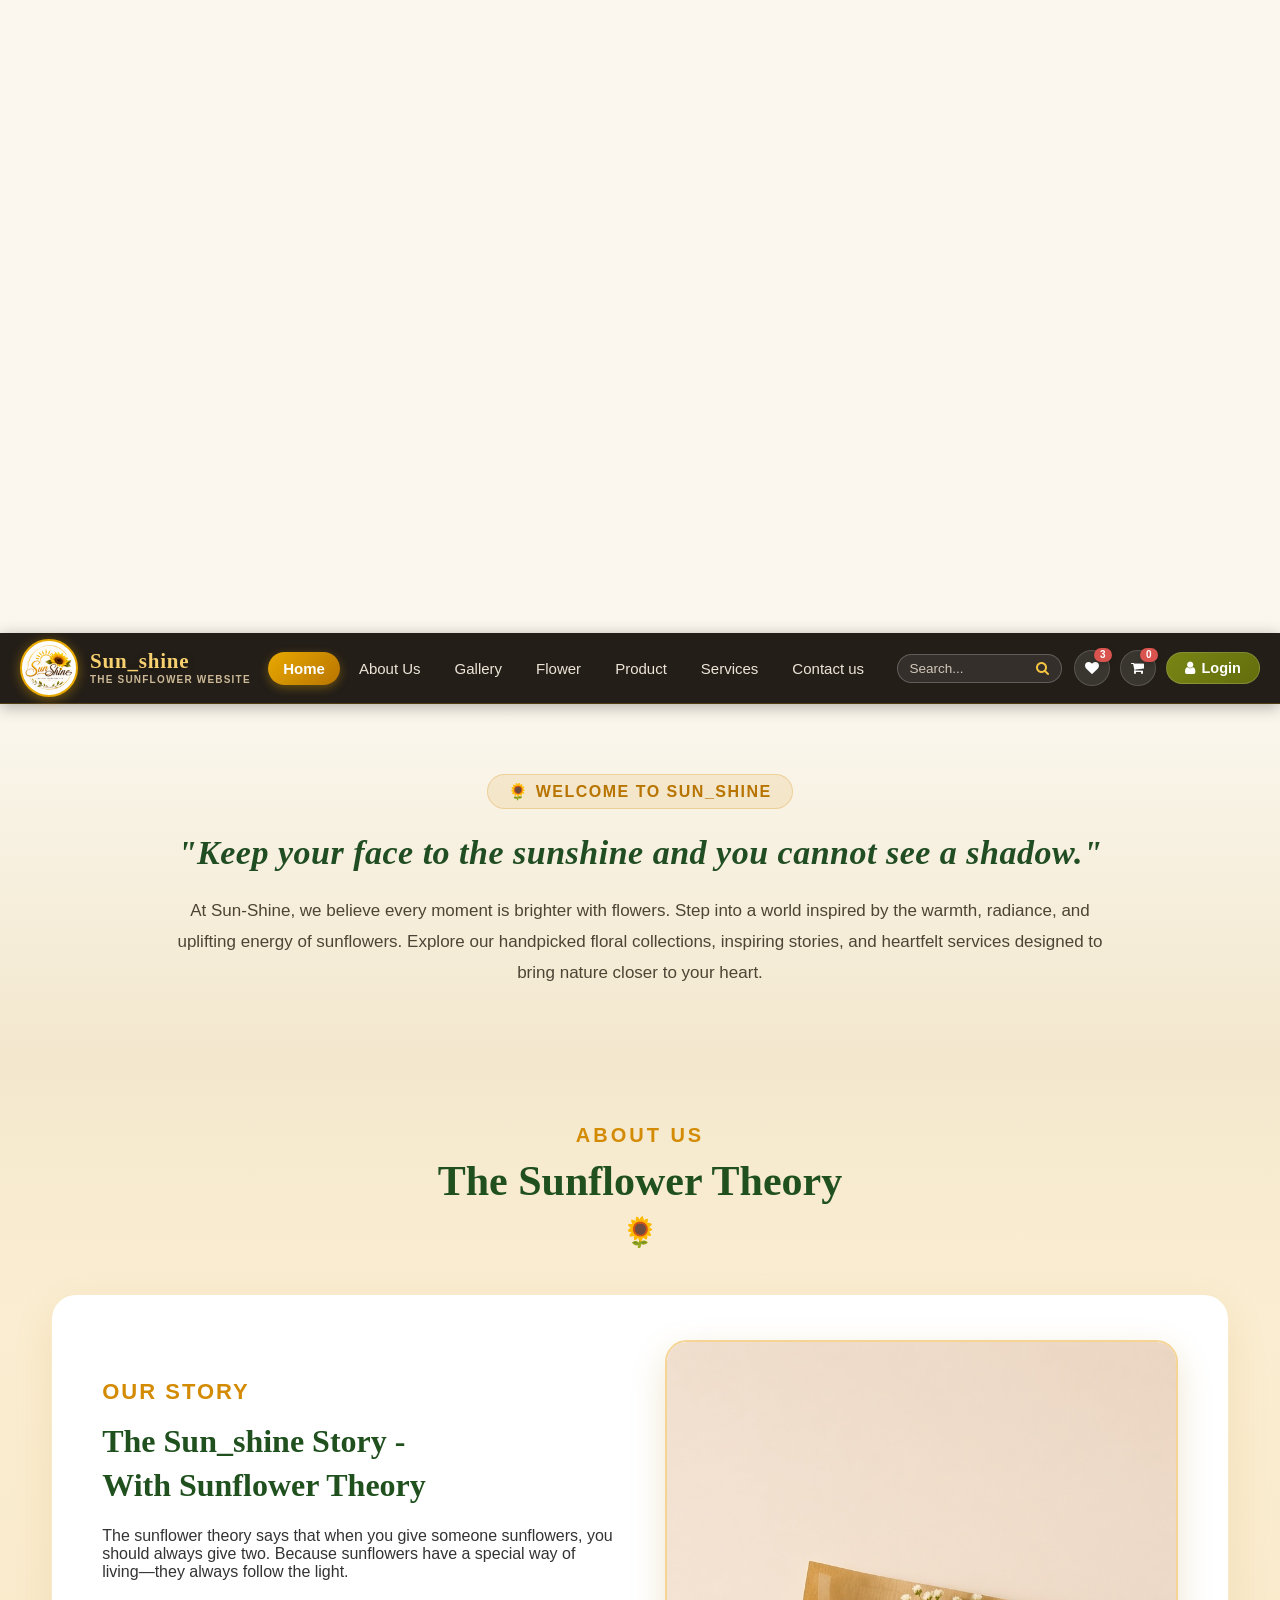
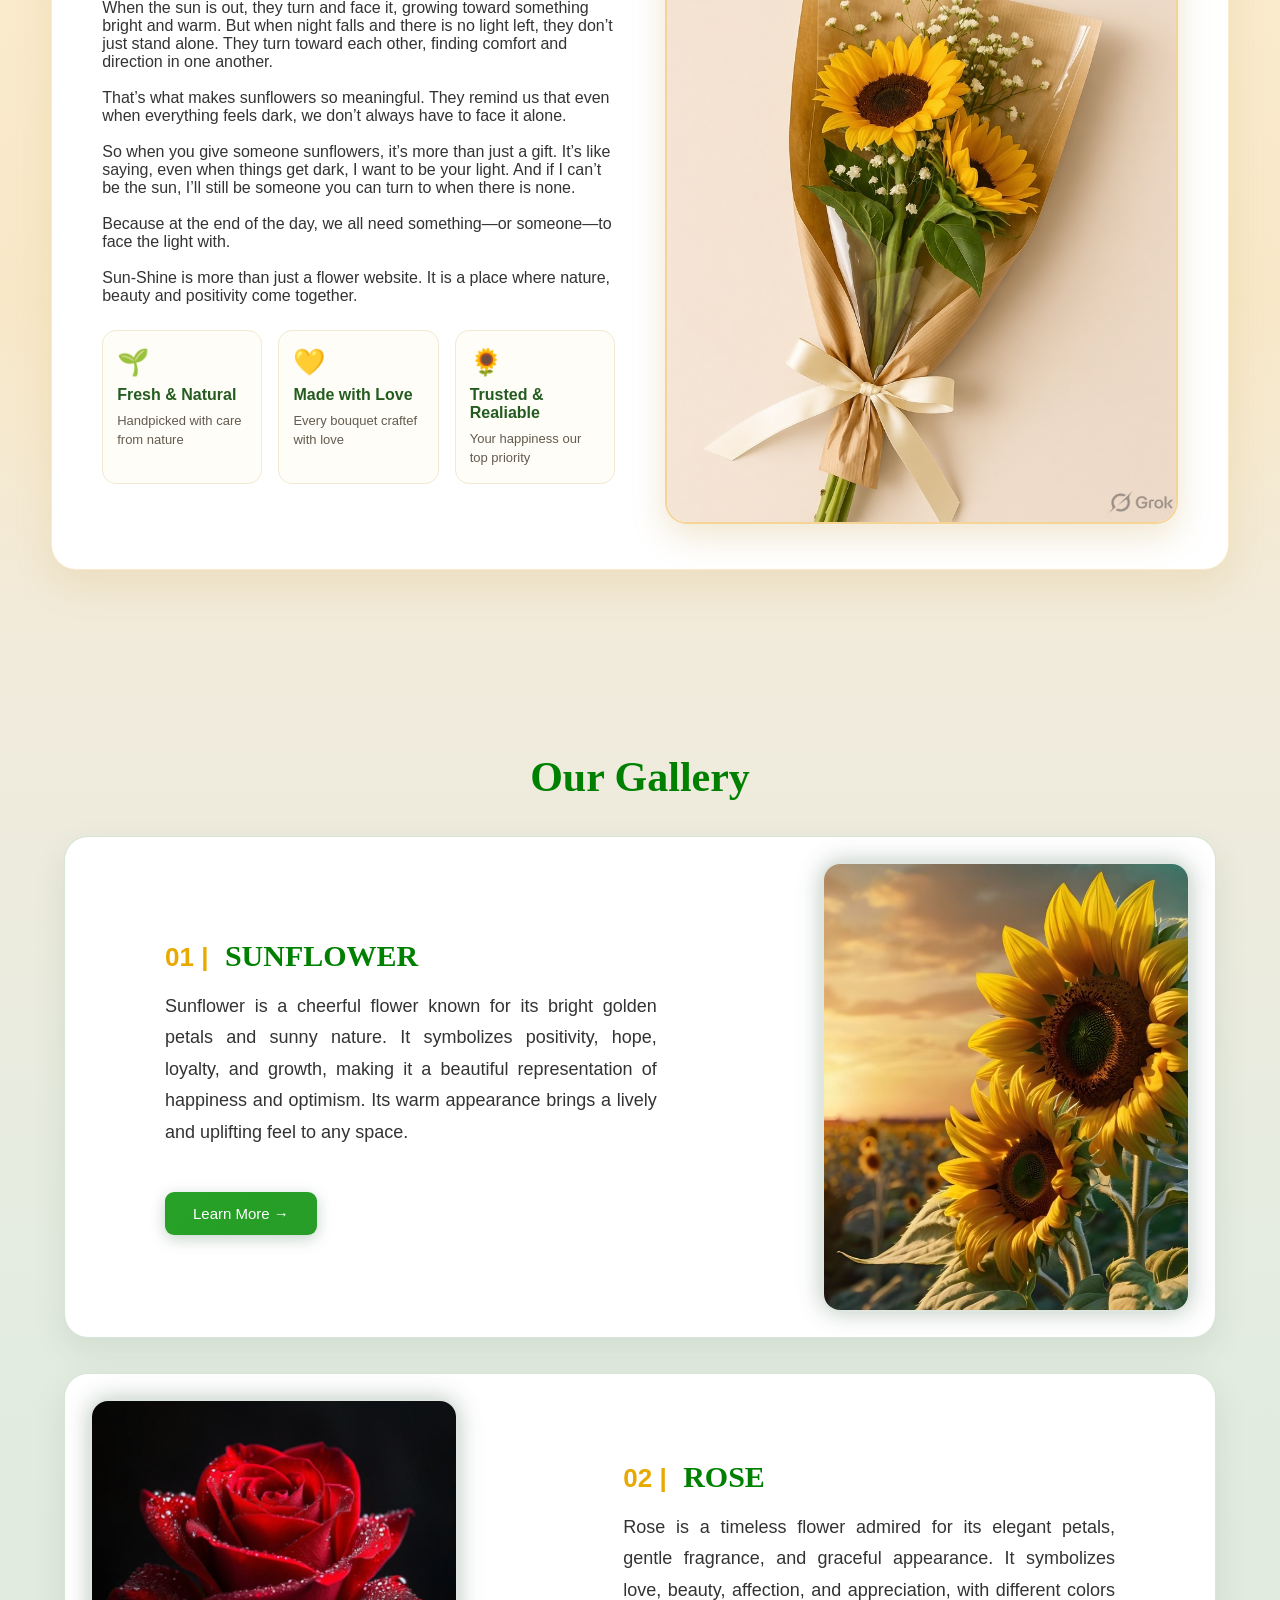
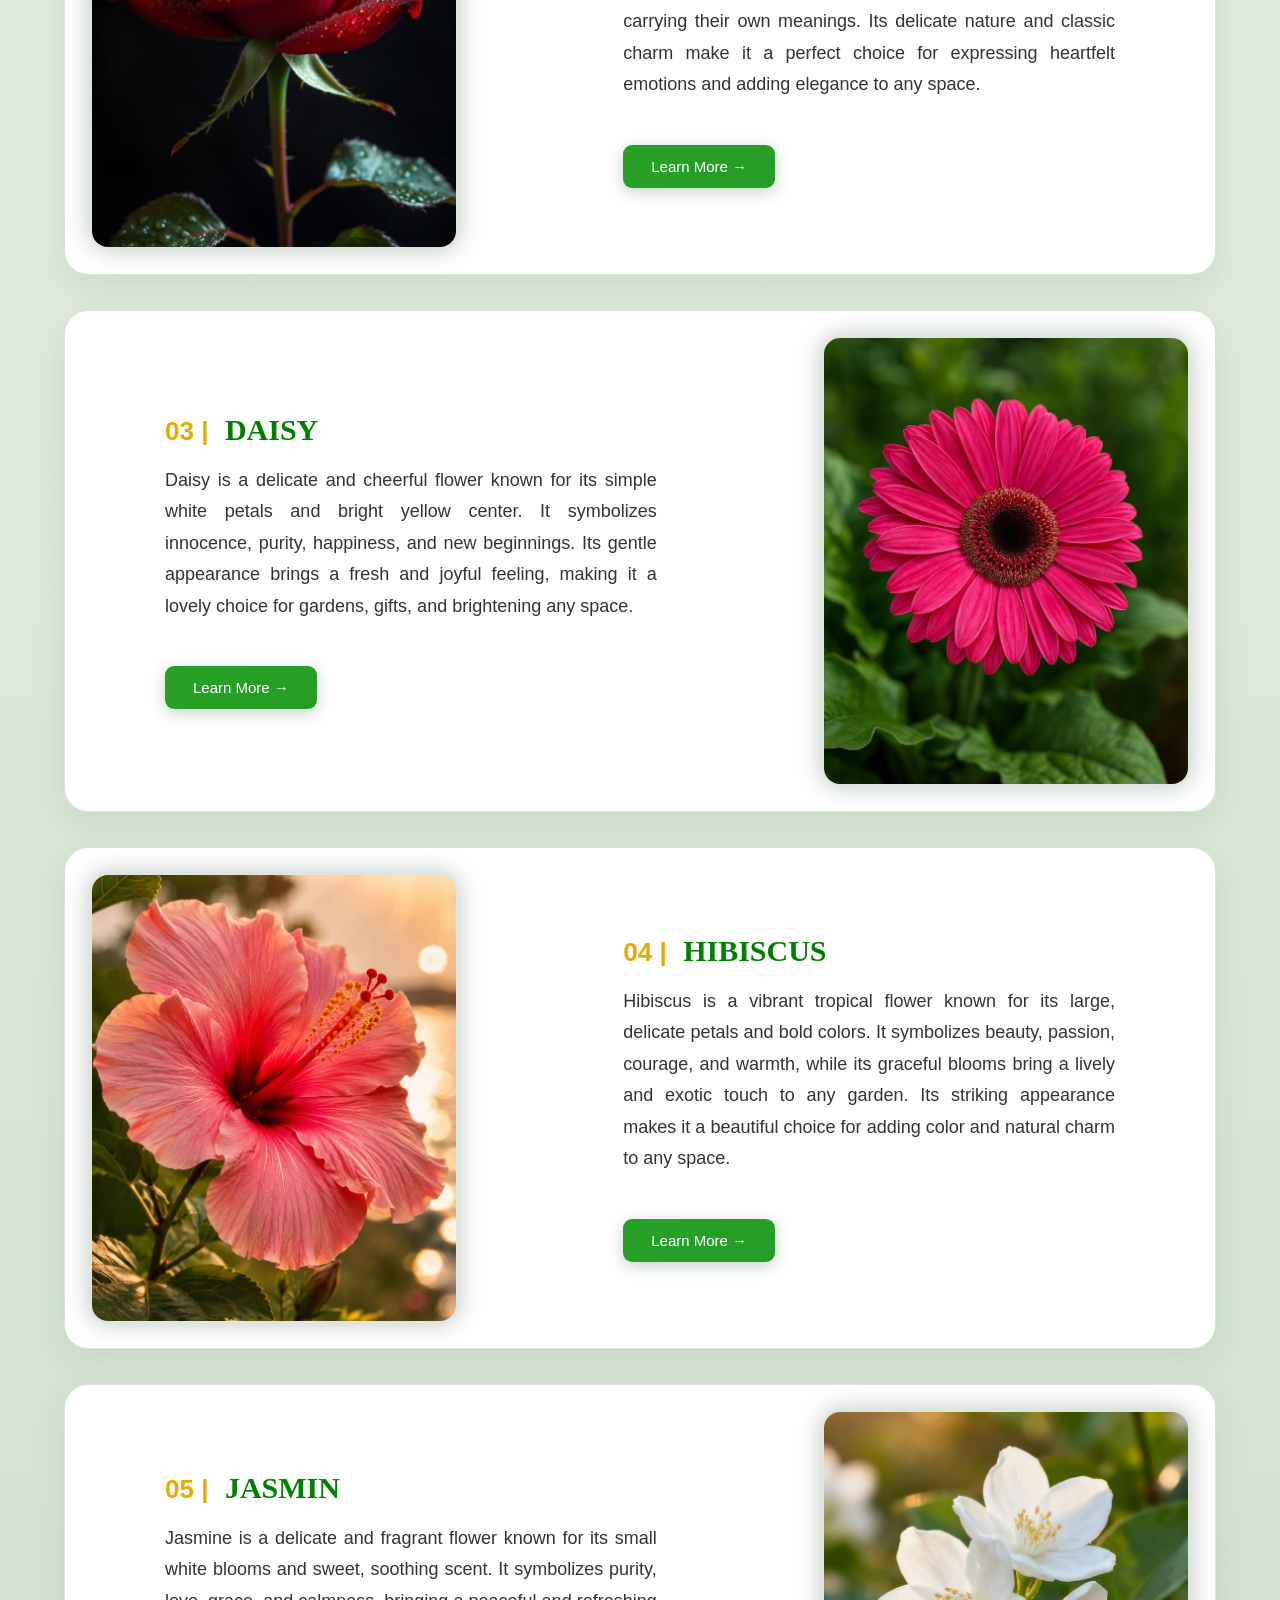
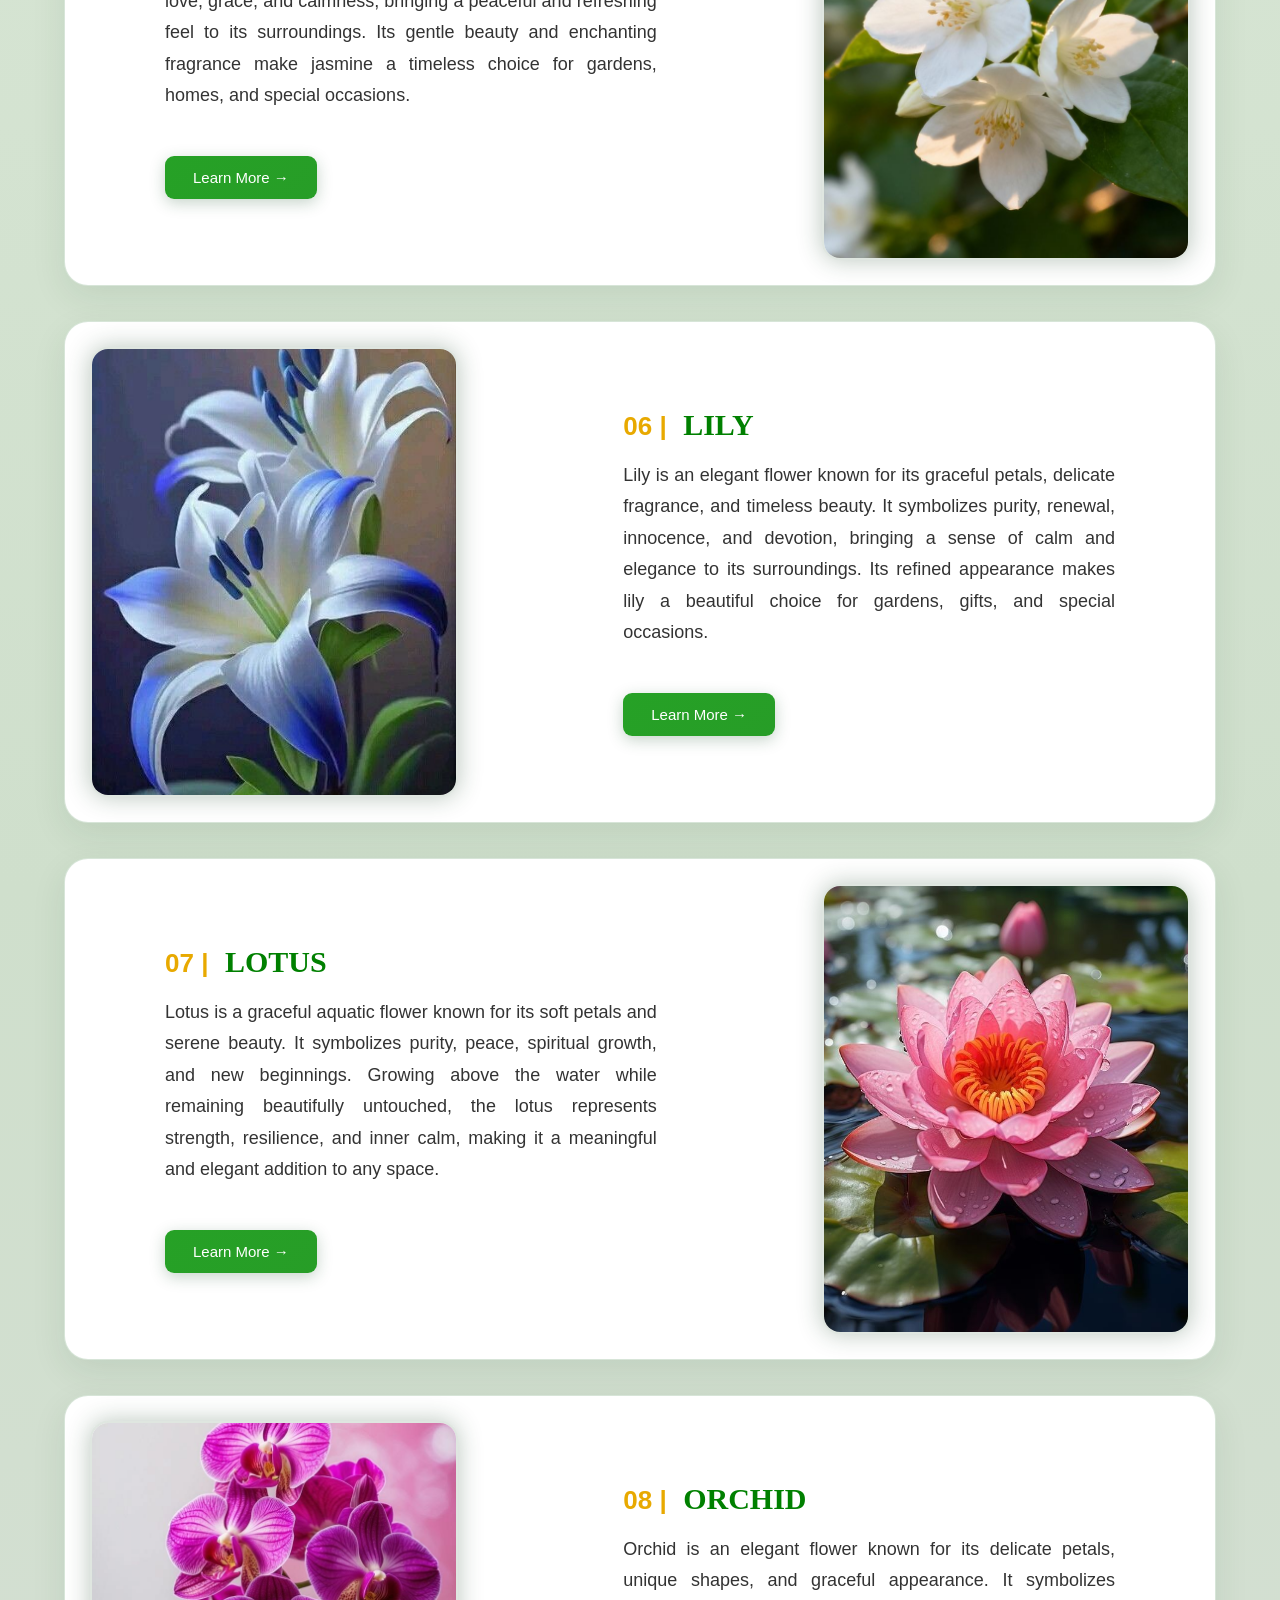
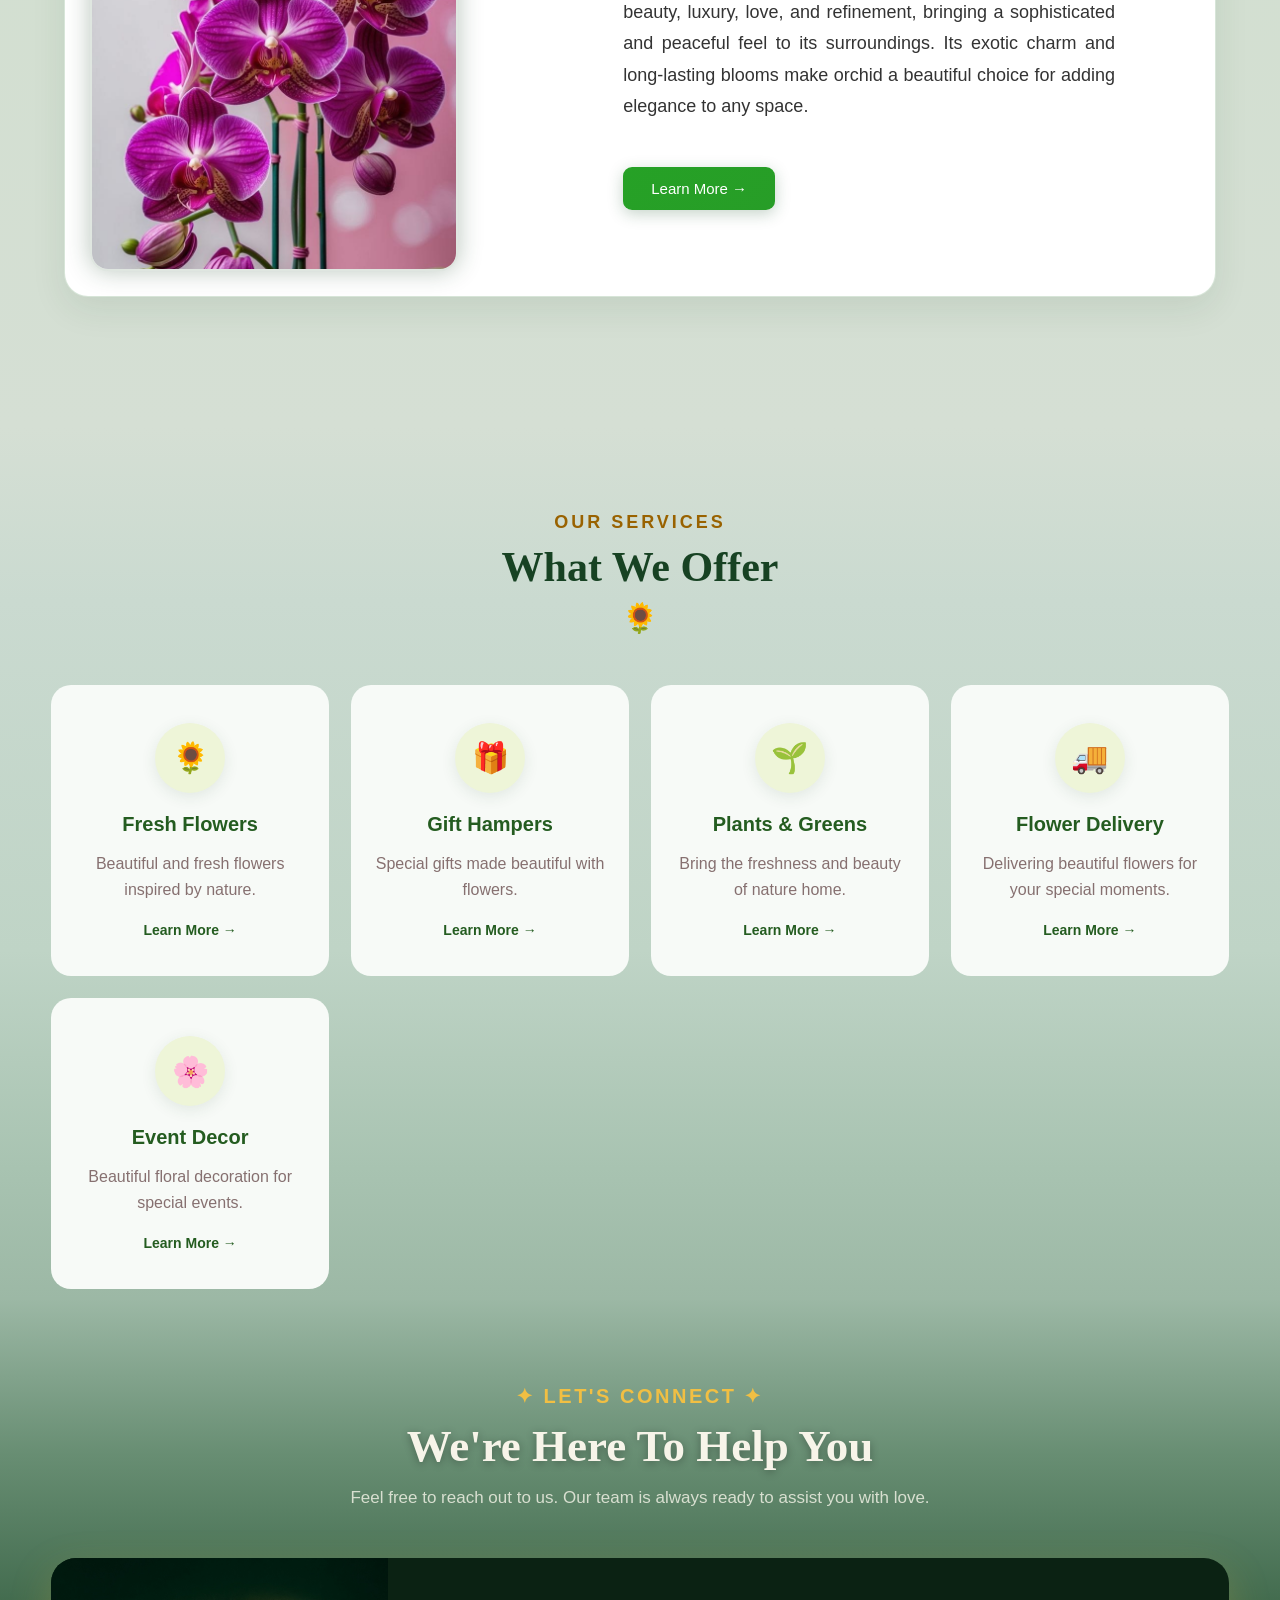
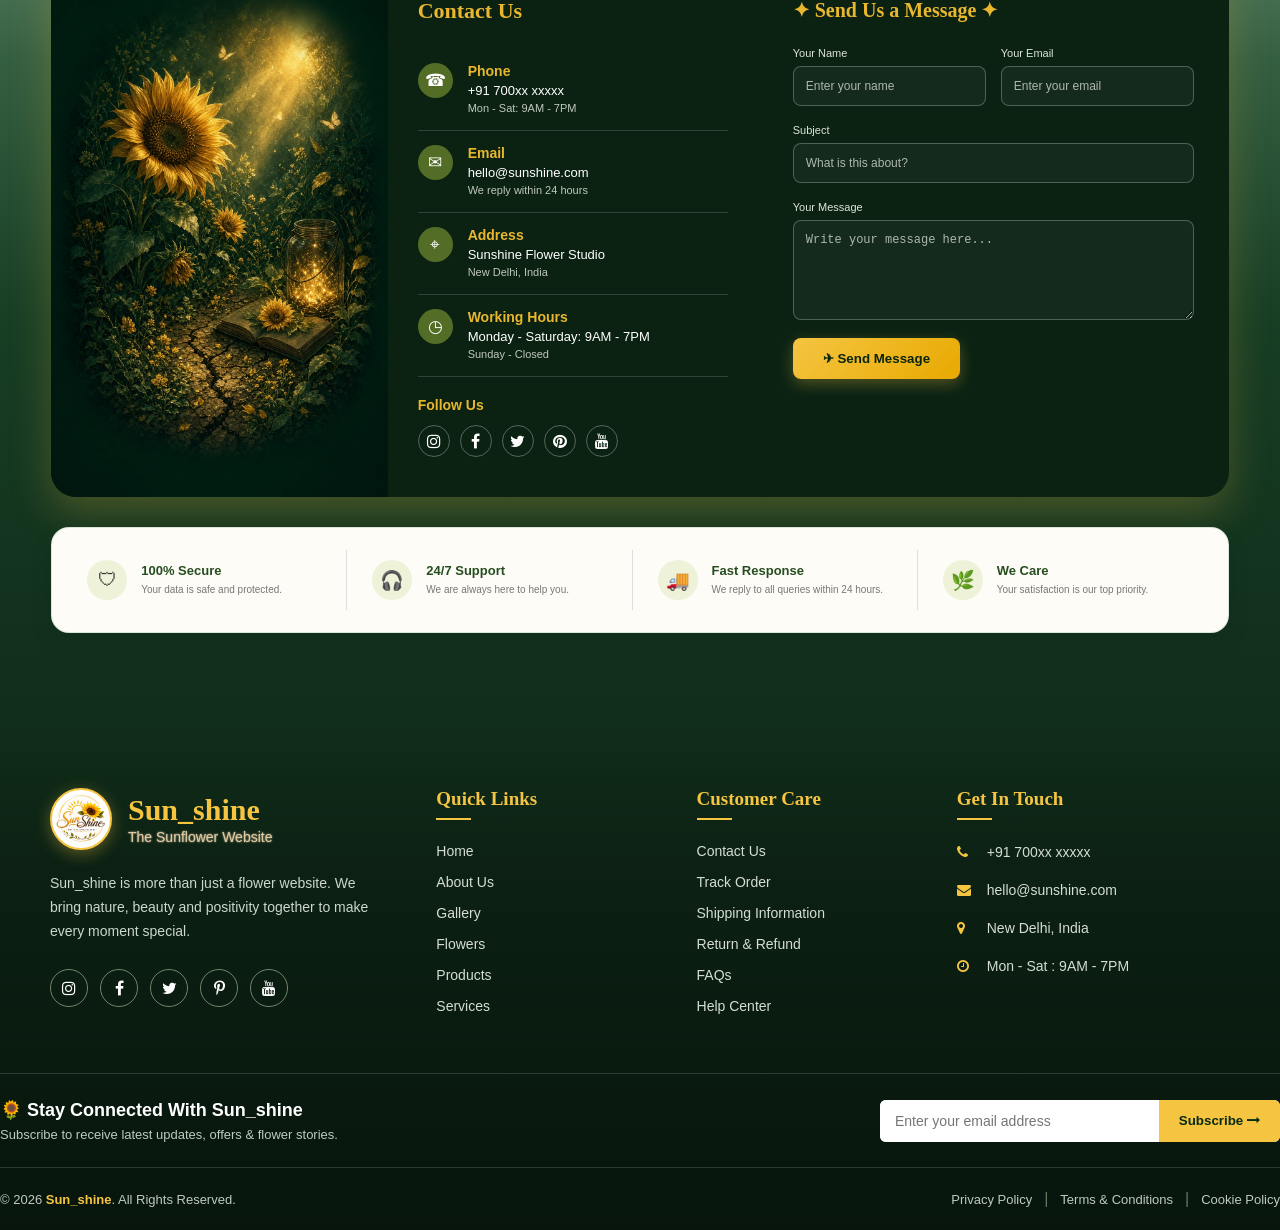
<file: Front-end/index.html>
<!DOCTYPE html>
<html lang="en">
<head>
    <meta charset="UTF-8">
    <meta name="viewport" content="width=device-width, initial-scale=1.0">
    <title>Sun_Shine | The sunflower website</title>
    <link rel="icon" type="image/png" href="image/sun_shineLogo.png">
    <link rel="stylesheet" href="https://cdnjs.cloudflare.com/ajax/libs/font-awesome/4.7.0/css/font-awesome.min.css">
    <link rel="stylesheet" href="style.css"/>
    <script src="script.js"></script>

    <meta name="google-site-verification" content="BL8pgs1oTe6nzv7ZAwhBHngVq15596JsdmIDRGhuLbs" />

    <!-- SEO Meta tags -->
    <meta name="description" content="Explore the Sun_shine Botanical Flower Gallery. Discover golden sunflowers, exotic roses, lilies, orchids, and dahlias with botanical insights and symbolism.">
    <meta name="keywords" content="sunflower varieties, botanical flower gallery, exotic roses, orchid flowers, flower symbolism, types of flowers india">
    <meta name="author" content="Sun_shine Flower Studio">
    <meta name="robots" content="index, follow, max-image-preview:large">
    <link rel="canonical" href="https://viveks227.github.io/Sun_shine/flower-section/flower.html">

    <!-- Facebook cards -->
     <meta property="og:type" content="article">
    <meta property="og:url" content="https://viveks227.github.io/Sun_shine/flower-section/flower.html">
    <meta property="og:title" content="Botanical Flower Gallery &amp; Varieties Guide | Sun_shine">
    <meta property="og:description" content="Curated botanical views of sun-drenched splendor: sunflowers, roses, lilies, orchids, and lotus blossoms.">
    <meta property="og:image" content="https://viveks227.github.io/Sun_shine/flower-img/sunflower1.jpg">
    <meta property="og:site_name" content="Sun_shine">

    <!-- Twitter Cards -->
     <meta name="twitter:card" content="summary_large_image">
    <meta name="twitter:title" content="Botanical Flower Gallery &amp; Guide | Sun_shine">
    <meta name="twitter:description" content="Curated botanical views of sun-drenched splendor: sunflowers, roses, lilies, and orchids.">
    <meta name="twitter:image" content="https://viveks227.github.io/Sun_shine/flower-img/sunflower1.jpg">
</head>
<body>
    <section class="hero" id="homePage">
        <video class="heroVideo" autoplay muted loop playsinline>
            <source src="image/homeVideo.mp4" type="video/mp4">
        </video>
    </section>

    <header class="navbar" id="mainNavbar">
        <div class="navContainer">

            <a href="#homePage" class="navLogo" title="Sun_shine">
                <div id="logoBadge">
                    <img src="image/sun_shineLogo.png" alt="Sun_shine Logo"/>
                </div>

                <div class="logoBrandText">
                    <span id="logoTitle">Sun_shine</span>
                    <span id="subTitle">The sunflower website</span>
                </div>
            </a>

            <div class="links">
                <a href="#homePage" id="home" class="active">Home</a>
                <a href="#aboutSection" id="about">About Us</a>
                <a href="#gallerySection" id="gallery">Gallery</a>
                <a href="flower-section/flower.html" id="flower" target="_self">Flower</a>
                <a href="product-section/product.html" id="product" target="_self">Product</a>
                <a href="#serviceSection" id="services">Services</a>
                <a href="#contactSection" id="contact">Contact us</a>
            </div>

            <div class="navActions">
                <div class="searchButton">
                    
                    <div id="search">
                            <input type="text" name="search" placeholder="Search..."> 
                            <i class="fa fa-search" title="Search"></i>
                    </div>
                </div>

                <div class="buttons">
                    <a class="notification" id="wishlist" title="Wishlist" href="#wishlist">
                        <i class="fa fa-heart"></i>
                        <span class="badge">3</span>
                    </a>
                    
                    <a class="notification" title="View Cart">
                        <i class="fa fa-shopping-cart"></i>
                        <span class="badge">0</span>
                    </a>

                    <a id="login" href="login/login.html" title="Login">
                        <i class="fa fa-user"></i> 
                        <span>Login</span>
                    </a>
                </div>
            </div>
        </div>
    </header>

    <section id="homeIntro">
        <div id="intro">
            <span id="introIcon">🌻 Welcome to Sun_shine</span>
            <h2>"Keep your face to the sunshine and you cannot see a shadow."</h2>
            <p>
                At Sun-Shine, we believe every moment is brighter with flowers. Step into a world inspired by the warmth, radiance, and uplifting energy of sunflowers. Explore our handpicked floral collections, inspiring stories, and heartfelt services designed to bring nature closer to your heart.
            </p>
        </div>
    </section>
    

    <!-- About Us Section -->

    <div id="aboutSection">
        <div id="aboutHeading">
            <span>About US</span>
            <h2>The Sunflower Theory</h2>
            <div class="sunflowerIcon">🌻</div>
        </div>

        <div id="aboutContent">
            <div id="aboutText">
                <span id="aboutStory">Our Story</span>

                <h3>
                    The Sun_shine Story -
                    <br/>
                    With Sunflower Theory
                </h3>
                
                <p>
                    The sunflower theory says that when you give someone sunflowers, you should always give two. Because sunflowers have a special way of living—they always follow the light.
                </p>
                    <br/>
                <p>
                    When the sun is out, they turn and face it, growing toward something bright and warm. But when night falls and there is no light left, they don’t just stand alone. They turn toward each other, finding comfort and direction in one another.
                </p>
                    <br/>
                <p>
                    That’s what makes sunflowers so meaningful. They remind us that even when everything feels dark, we don’t always have to face it alone.
                </p>
                    <br/>
                <p>
                    So when you give someone sunflowers, it’s more than just a gift. It’s like saying, even when things get dark, I want to be your light. And if I can’t be the sun, I’ll still be someone you can turn to when there is none.
                </p>
                    <br/>
                <p>
                    Because at the end of the day, we all need something—or someone—to face the light with.
                </p>
                    <br/>
                <p>
                    Sun-Shine is more than just a flower website. It is a
                    place where nature, beauty and positivity come together.
                </p>
                
                <div class="aboutHighlight">
                    <div class="highlight">
                        <span>🌱</span>
                        <h4>Fresh & Natural</h4>
                        <p>Handpicked with care from nature</p>
                    </div>

                    <div class="highlight">
                        <span>💛</span>
                        <h4>Made with Love</h4>
                        <p>Every bouquet craftef with love</p>
                    </div>

                    <div class="highlight">
                        <span>🌻</span>
                        <h4>Trusted & Realiable</h4>
                        <p>Your happiness our top priority</p>
                    </div>
                </div>
            </div>
        
        <div id="aboutImg">
            <img src="image/sunflower_theory.png" alt="Sunflower Therory"/>
        </div>
    </div>
    </div>


 <!-- Gallery Section     -->
    <div id="galleryS">
     <div id="gallerySection">
        <h2 id="title">Our Gallery </h2>
        <div class="flowerRow">
            <div class="flowerText">
                <span>01 |</span>
                <h2>Sunflower</h2>
                <p>
                    Sunflower is a cheerful flower known for its bright golden petals and sunny nature. It symbolizes positivity, hope, loyalty, and growth, making it a beautiful representation of happiness and optimism. Its warm appearance brings a lively and uplifting feel to any space.
                </p>
                <button>Learn More →</button>
            </div>
            <div class="flowerImg">
                <img src="flower-img/sunflower2.jpg" alt="Sunflower"/>
            </div>
        </div>
        
        <div class="flowerRow reverse">
            <div class="flowerText">
                <span>02 |</span>
                <h2>Rose</h2>
                <p>
                    Rose is a timeless flower admired for its elegant petals, gentle fragrance, and graceful appearance. It symbolizes love, beauty, affection, and appreciation, with different colors carrying their own meanings. Its delicate nature and classic charm make it a perfect choice for expressing heartfelt emotions and adding elegance to any space.
                </p>
                <button>Learn More →</button>
            </div>
            <div class="flowerImg">
                <img src="flower-img/rose1.jpg" alt="Rose"/>
            </div>
        </div>

        <div class="flowerRow">
            <div class="flowerText">
                <span>03 |</span>
                <h2>Daisy</h2>
                <p>
                    Daisy is a delicate and cheerful flower known for its simple white petals and bright yellow center. It symbolizes innocence, purity, happiness, and new beginnings. Its gentle appearance brings a fresh and joyful feeling, making it a lovely choice for gardens, gifts, and brightening any space.
                </p>
                <button>Learn More →</button>
            </div>
            <div class="flowerImg">
                <img src="flower-img/daisy4.jpg" alt="Daisy"/>
            </div>
        </div>
        
        <div class="flowerRow reverse">
            <div class="flowerText">
                <span>04 |</span>
                <h2>Hibiscus</h2>
                <p>
                    Hibiscus is a vibrant tropical flower known for its large, delicate petals and bold colors. It symbolizes beauty, passion, courage, and warmth, while its graceful blooms bring a lively and exotic touch to any garden. Its striking appearance makes it a beautiful choice for adding color and natural charm to any space.
                </p>
                <button>Learn More →</button>
            </div>
            <div class="flowerImg">
                <img src="flower-img/hibiscus3.jpg" alt="Hibiscus"/>
            </div>
        </div>

        <div class="flowerRow">
            <div class="flowerText">
                <span>05 |</span>
                <h2>Jasmin</h2>
                <p>
                    Jasmine is a delicate and fragrant flower known for its small white blooms and sweet, soothing scent. It symbolizes purity, love, grace, and calmness, bringing a peaceful and refreshing feel to its surroundings. Its gentle beauty and enchanting fragrance make jasmine a timeless choice for gardens, homes, and special occasions.
                </p>
                <button>Learn More →</button>
            </div>
            <div class="flowerImg">
                <img src="flower-img/jasmin3.jpg" alt="Jasmin"/>
            </div>
        </div>
        
        <div class="flowerRow reverse">
            <div class="flowerText">
                <span>06 |</span>
                <h2>Lily</h2>
                <p>
                    Lily is an elegant flower known for its graceful petals, delicate fragrance, and timeless beauty. It symbolizes purity, renewal, innocence, and devotion, bringing a sense of calm and elegance to its surroundings. Its refined appearance makes lily a beautiful choice for gardens, gifts, and special occasions.
                </p>
                <button>Learn More →</button>
            </div>
            <div class="flowerImg">
                <img src="flower-img/lily3.jpg" alt="Lily"/>
            </div>
        </div>

        <div class="flowerRow">
            <div class="flowerText">
                <span>07 |</span>
                <h2>Lotus</h2>
                <p>
                    Lotus is a graceful aquatic flower known for its soft petals and serene beauty. It symbolizes purity, peace, spiritual growth, and new beginnings. Growing above the water while remaining beautifully untouched, the lotus represents strength, resilience, and inner calm, making it a meaningful and elegant addition to any space.
                </p>
                <button>Learn More →</button>
            </div>
            <div class="flowerImg">
                <img src="flower-img/lotus4.jpg" alt="Lotus"/>
            </div>
        </div>
        
        <div class="flowerRow reverse">
            <div class="flowerText">
                <span>08 |</span>
                <h2>Orchid</h2>
                <p>
                   Orchid is an elegant flower known for its delicate petals, unique shapes, and graceful appearance. It symbolizes beauty, luxury, love, and refinement, bringing a sophisticated and peaceful feel to its surroundings. Its exotic charm and long-lasting blooms make orchid a beautiful choice for adding elegance to any space.
                </p>
                <button>Learn More →</button>
            </div>
            <div class="flowerImg">
                <img src="flower-img/orchid1.jpg" alt="Orchid"/>
            </div>
        </div>
     </div>
    </div>

    <!-- Services Section -->

    <div id="serviceSection">
        <div id="serviceHeading">
            <span>OUR SERVICES</span>
            <h2>What We Offer</h2>
            <div class="sunflowerIcon">🌻</div> 
        </div>

        <div id="serviceConatainer">
            <div class="serviceCard">
                <div class="serviceIcon">🌻</div>
                <h3>Fresh Flowers</h3>

                <p> Beautiful and fresh flowers inspired by nature.</p>

                <a >Learn More →</a>
            </div>

            <div class="serviceCard">
                <div class="serviceIcon">🎁</div>
                <h3>Gift Hampers</h3>

                <p>Special gifts made beautiful with flowers.</p>

                <a >Learn More →</a>
            </div>

            <div class="serviceCard">
                <div class="serviceIcon">🌱</div>
                <h3>Plants & Greens</h3>

                <p>Bring the freshness and beauty of nature home.</p>

                <a >Learn More →</a>
            </div>

            <div class="serviceCard">
                <div class="serviceIcon">🚚</div>
                <h3>Flower Delivery</h3>

                <p>Delivering beautiful flowers for your special moments.</p>

                <a >Learn More →</a>
            </div>

            <div class="serviceCard">
                <div class="serviceIcon">🌸</div>
                <h3>Event Decor</h3>

                <p> Beautiful floral decoration for special events.</p>

                <a >Learn More →</a>
            </div>
        </div>
    </div>

<!-- ================= CONTACT US SECTION ================= -->

<section id="contactSection">
    <div class="contactContainer">

        <!-- Contact Heading -->
        <div class="contactHeading">
            <span>✦ LET'S CONNECT ✦</span>

            <h2>We're Here To Help You</h2>

            <p>
                Feel free to reach out to us. Our team is always
                ready to assist you with love.
            </p>
        </div>


        <!-- Main Contact Area -->
        <div class="contactMain">
            <!-- LEFT IMAGE -->
            <div class="contactImage">
                <img src="image/contactImg.jfif" alt="Sunflower_Bouquet"/>
            </div>


            <!-- CONTACT INFORMATION -->
            <div class="contactInfo">

                <h3>Contact Us</h3>

                <div class="infoItem">

                    <div class="infoIcon">☎</div>

                    <div>
                        <h4>Phone</h4>
                        <p>+91 700xx xxxxx</p>
                        <small>Mon - Sat: 9AM - 7PM</small>
                    </div>
                </div>


                <div class="infoItem">
                    <div class="infoIcon">✉</div>

                    <div>
                        <h4>Email</h4>
                        <p>hello@sunshine.com</p>
                        <small>We reply within 24 hours</small>
                    </div>
                </div>

                <div class="infoItem">

                    <div class="infoIcon">⌖</div>

                    <div>
                        <h4>Address</h4>
                        <p>Sunshine Flower Studio</p>
                        <small>New Delhi, India</small>
                    </div>
                </div>


                <div class="infoItem">

                    <div class="infoIcon">◷</div>

                    <div>
                        <h4>Working Hours</h4>
                        <p>Monday - Saturday: 9AM - 7PM</p>
                        <small>Sunday - Closed</small>
                    </div>
                </div>

                <!-- SOCIAL MEDIA -->
                <div class="socialArea">

                    <h4>Follow Us</h4>

                    <div class="socialIcons">

                        <a  class="instagram">
                            <i class="fa fa-instagram"></i>
                        </a>

                        <a  class="facebook">
                            <i class="fa fa-facebook"></i>
                        </a>

                        <a  class="twitter">
                            <i class="fa fa-twitter"></i>
                        </a>

                        <a  class="pinterest">
                            <i class="fa fa-pinterest"></i>
                        </a>

                        <a  class="youtube">
                            <i class="fa fa-youtube"></i>
                        </a>
                    </div>
                </div>
            </div>

            <!-- CONTACT FORM -->
            <div class="contactForm">
                <h3>✦ Send Us a Message ✦</h3>
                <form onsubmit="return validateContact(event)" novalidate>
                    <div class="formRow">

                        <div class="formGroup">

                            <label>Your Name</label>

                            <input type="text" placeholder="Enter your name" id="name"/>

                        </div>


                        <div class="formGroup">

                            <label>Your Email</label>

                            <input type="email" placeholder="Enter your email" id="mail"/>

                        </div>

                    </div>


                    <div class="formGroup">

                        <label>Subject</label>

                        <input type="text" placeholder="What is this about?" id="subject"/>

                    </div>


                    <div class="formGroup">

                        <label>Your Message</label>

                        <textarea rows="5" placeholder="Write your message here..." id="mesg"></textarea>
                    </div>


                    <button type="submit" class="sendButton">
                        ✈ Send Message
                    </button>
                </form>
            </div>
        </div>


        <!-- BOTTOM FEATURES -->

        <div class="contactFeatures">
            <div class="featureBox">
                <div class="featureIcon">🛡</div>

                <div>
                    <h4>100% Secure</h4>
                    <p>Your data is safe and protected.</p>
                </div>
            </div>


            <div class="featureBox">

                <div class="featureIcon">🎧</div>

                <div>
                    <h4>24/7 Support</h4>
                    <p>We are always here to help you.</p>
                </div>
            </div>


            <div class="featureBox">

                <div class="featureIcon">🚚</div>

                <div>
                    <h4>Fast Response</h4>
                    <p>We reply to all queries within 24 hours.</p>
                </div>

            </div>


            <div class="featureBox">
                <div class="featureIcon">🌿</div>
                <div>
                    <h4>We Care</h4>
                    <p>Your satisfaction is our top priority.</p>
                </div>
            </div>
        </div>
    </div>
</section>


<!-- ================= FOOTER Section ================= -->

<footer id="webFooter">
    <div id="mainFooter">

        <div id="footerHead">
            <div class="footerLogo">
                <div id="footerLogoImg">
                    <img src="image/sun_shineLogo.png" alt="sun_shine Logo"/>
                </div>

                <div>
                    <h2>Sun_shine</h2>
                    <p>The Sunflower Website</p>
                </div>
            </div>

            <p class="footerAbout">
                Sun_shine is more than just a flower website.
                We bring nature, beauty and positivity together
                to make every moment special.
            </p>

            <div class="footerSocial">

                <a  aria-label="Instagram">
                    <i class="fa fa-instagram"></i>
                </a>

                <a  aria-label="Facebook">
                    <i class="fa fa-facebook-f"></i>
                </a>

                <a  aria-label="Twitter">
                    <i class="fa fa-twitter"></i>
                </a>

                <a  aria-label="Pinterest">
                    <i class="fa fa-pinterest-p"></i>
                </a>

                <a  aria-label="YouTube">
                    <i class="fa fa-youtube"></i>
                </a>
            </div>
        </div>

        <div class="footerColumn">
            <h3>Quick Links</h3>

            <ul>
                <li><a href="#homePage">Home</a></li>
                <li><a href="#aboutSection">About Us</a></li>
                <li><a href="#gallerySection">Gallery</a></li>
                <li><a href="flower-section/flower.html">Flowers</a></li>
                <li><a href="../Front-end/product-section/product.html">Products</a></li>
                <li><a href="#serviceSection">Services</a></li>
            </ul>

        </div>

        <div class="footerColumn">
            <h3>Customer Care</h3>

            <ul>
                <li><a href="#contactSection">Contact Us</a></li>
                <li><a >Track Order</a></li>
                <li><a >Shipping Information</a></li>
                <li><a >Return & Refund</a></li>
                <li><a >FAQs</a></li>
                <li><a >Help Center</a></li>
            </ul>

        </div>

        <div class="footerColumn footerContact">
            <h3>Get In Touch</h3>

            <p>
                <i class="fa fa-phone"></i>
                <a >
                    +91 700xx xxxxx
                </a>
            </p>

            <p>
                <i class="fa fa-envelope"></i>
                <a href="mailto:hello@sunshine.com">
                    hello@sunshine.com
                </a>
            </p>

            <p>
                <i class="fa fa-map-marker"></i>
                New Delhi, India
            </p>

            <p>
                <i class="fa fa-clock-o"></i>
                Mon - Sat : 9AM - 7PM
            </p>
        </div>
    </div>

    <div class="footerDes">
        <div>
            <h3>🌻 Stay Connected With Sun_shine</h3>

            <p>
                Subscribe to receive latest updates, offers & flower stories.
            </p>
        </div>

        <div class="footerForm">

            <input type="email" id="newsletterEmail" placeholder="Enter your email address"/>

            <button type="button" onclick="validateNewsletter()">
                Subscribe
                <i class="fa fa-long-arrow-right"></i>
            </button>
        </div>
    </div>

    <div class="footerBottom">

        <p>
            © 2026 <strong>Sun_shine</strong>.
            All Rights Reserved.
        </p>

        <div class="footerPolicies">

            <a >Privacy Policy</a>

            <span>|</span>

            <a >Terms & Conditions</a>

            <span>|</span>

            <a >Cookie Policy</a>

        </div>
    </div>
</footer>

</body>
</html>
</file>
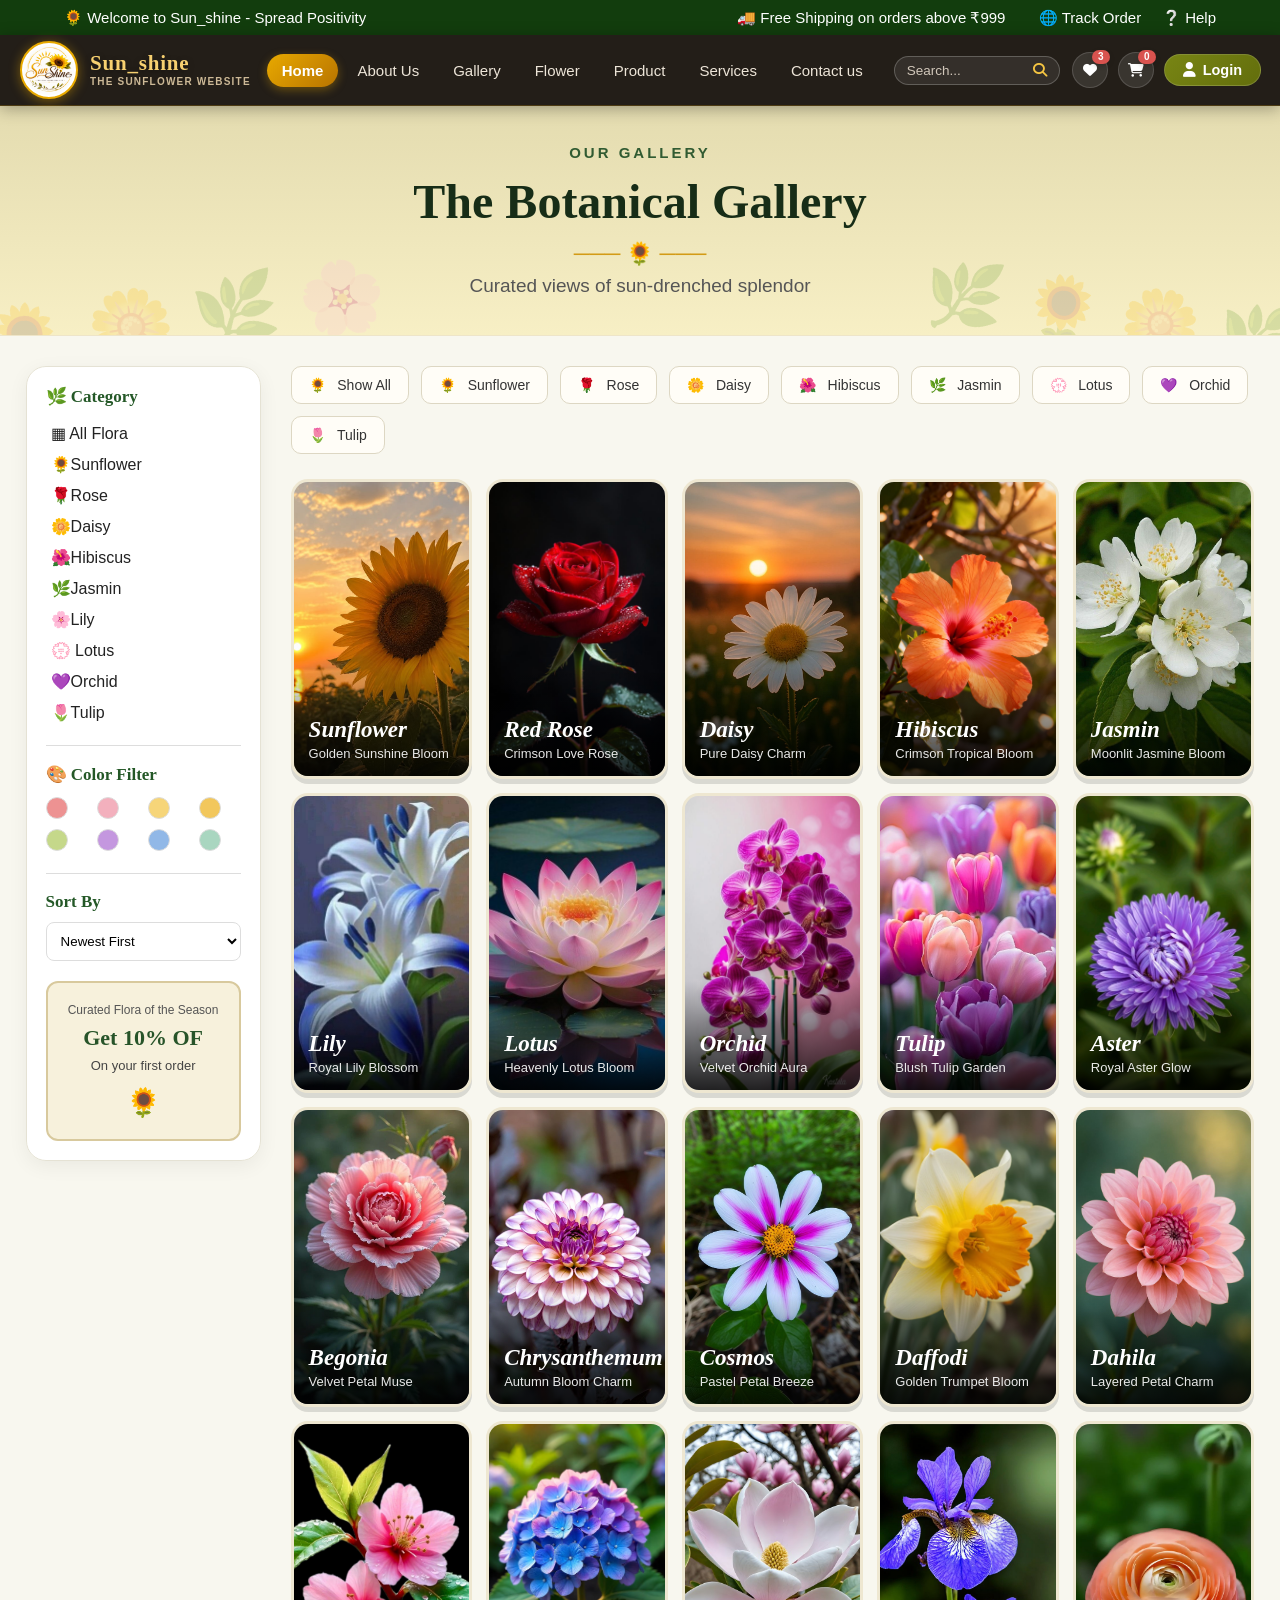
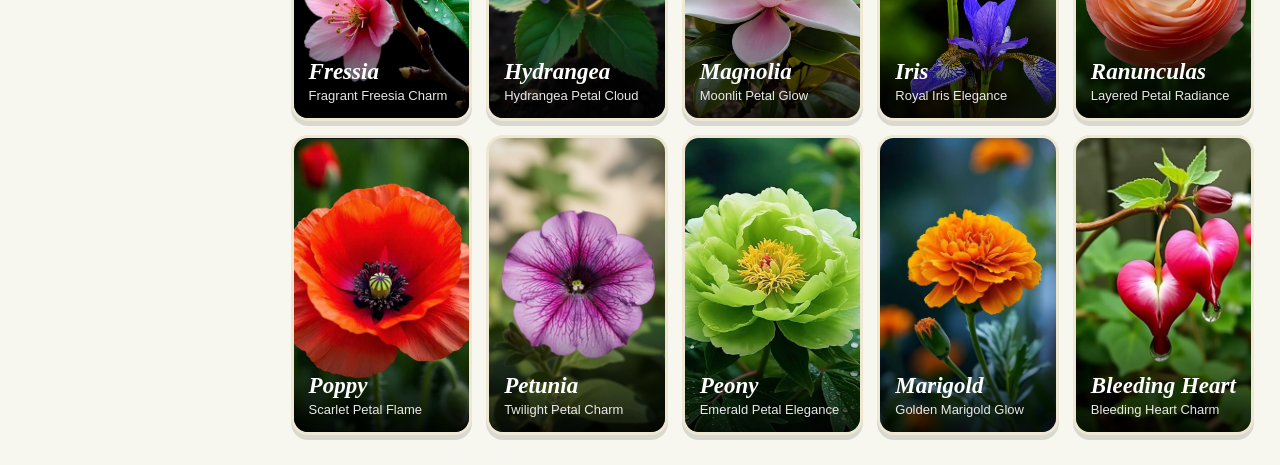
<file: Front-end/flower-section/flower.html>
<!DOCTYPE html>
<html lang="en">
<head>
    <meta charset="UTF-8">
    <meta name="viewport" content="width=device-width, initial-scale=1.0">
    <title>Sun_Shine | Flower</title>
    <link rel="stylesheet" href="https://cdnjs.cloudflare.com/ajax/libs/font-awesome/6.5.2/css/all.min.css"/>
    <link rel="stylesheet" href="flower.css"/>
    <link rel="icon" type="image/png" href="../image/sun_shineLogo.png">

</head>
<body>
    <div id="topBar">
        <div>
            🌻 Welcome to Sun_shine - Spread Positivity
        </div>

        <div id="topRight">
            🚚 Free Shipping on orders above ₹999 &nbsp;&nbsp;&nbsp;&nbsp;&nbsp;&nbsp;
            🌐 Track Order
            &nbsp;&nbsp;&nbsp;
            ❔ Help
        </div>
    </div>

    <header class="navbar" id="mainNavbar">
        <div class="navContainer">

            <a href="../index.html" class="navLogo" title="Sun_shine">
                <div id="logoBadge">
                    <img src="../image/sun_shineLogo.png" alt="Sun_shine Logo"/>
                </div>

                <div class="logoBrandText">
                    <span id="logoTitle">Sun_shine</span>
                    <span id="subTitle">The sunflower website</span>
                </div>
            </a>

            <div class="links">
                <a href="../index.html" id="home" class="active">Home</a>
                <a href="../index.html#aboutSection" id="about">About Us</a>
                <a href="../index.html#gallerySection" id="gallery">Gallery</a>
                <a href="../flower-section/flower.html" id="flower" target="_self">Flower</a>
                <a href="../product-section/product.html" id="product" target="_self">Product</a>
                <a href="../index.html#serviceSection" id="services">Services</a>
                <a href="../index.html#contactSection" id="contact">Contact us</a>
            </div>

            <div class="navActions">
                <div class="searchButton">
                    
                    <div id="search">
                            <input type="text" name="search" placeholder="Search..."> 
                            <i class="fa fa-search" title="Search"></i>
                    </div>
                </div>

                <div class="buttons">
                    <a class="notification" id="wishlist" title="Wishlist" href="#wishlist">
                        <i class="fa fa-heart"></i>
                        <span class="badge">3</span>
                    </a>
                    
                    <a class="notification" title="View Cart">
                        <i class="fa fa-shopping-cart"></i>
                        <span class="badge">0</span>
                    </a>

                    <a id="login" href="../login/login.html" title="Login">
                        <i class="fa fa-user"></i> 
                        <span>Login</span>
                    </a>
                </div>
            </div>
        </div>
    </header>

    <section id="heading">
        <div id="content">
            <span id="title">OUR GALLERY</span>

            <h1>The Botanical Gallery</h1>

            <div class="sunIcon"> ─── 🌻 ───</div>

            <p>Curated views of sun-drenched splendor</p>
        </div>
    </section>
    
    <main id="flowerPage">
        <aside id="sideBar">
            <h3> 🌿 Category</h3>

            <div class="sideItem allCategory">
                <span> ▦ All Flora</span>
            </div>

            <div class="sideItem">
                <span>🌻Sunflower</span>
            </div>

            <div class="sideItem">
                <span>🌹Rose</span>
            </div>

            <div class="sideItem">
                <span>🌼Daisy</span>
            </div>

            <div class="sideItem">
                <span>🌺Hibiscus</span>
            </div>

            <div class="sideItem">
                <span> 🌿Jasmin</span>
            </div>

            <div class="sideItem">
                <span>🌸Lily</span>
            </div>

            <div class="sideItem">
                <span> 💮 Lotus</span>
            </div>

            <div class="sideItem">
                <span>💜Orchid</span>
            </div>

            <div class="sideItem">
                <span> 🌷Tulip</span>
            </div>

            <div id="filterBox">
                <h3>🎨 Color Filter</h3>

                <div class="colorFilter">
                    <span class="color pink"></span>
                    <span class="color babyPink"></span>
                    <span class="color yellow"></span>
                    <span class="color orange"></span>
                    <span class="color green"></span>
                    <span class="color purple"></span>
                    <span class="color blue"></span>
                    <span class="color mint"></span>
                </div>
            </div>

            <div id="sortBox">
                <h3>Sort By</h3>

                <select>
                    <option>Newest First</option>
                    <option>Oldest First</option>
                    <option>A - Z</option>
                    <option>Z - A</option>
                </select>
            </div>

            <div id="offerBox">
                <p>Curated Flora of the Season</p>

                <h2>Get 10% OF</h2>

                <span>On your first order</span>

                <div class="offerFlower">
                    🌻
                </div>

            </div>
        </aside>

        <section class="flowerContent">
            <div id="categoryBtn">
                <button class="category active">
                    🌻 &nbsp; Show All
                </button>

                <button class="category">
                    🌻 &nbsp; Sunflower
                </button>

                <button class="category">
                    🌹 &nbsp; Rose
                </button>

                <button class="category">
                    🌼 &nbsp; Daisy
                </button>

                <button class="category">
                    🌺 &nbsp; Hibiscus
                </button>

                <button class="category">
                    🌿 &nbsp; Jasmin
                </button>

                <button class="category">
                    💮 &nbsp; Lotus
                </button>

                <button class="category">
                    💜 &nbsp; Orchid
                </button>

                <button class="category">
                    🌷 &nbsp; Tulip
                </button>
            </div>

            <div class="flowerGrid">

                 <div class="flowerCard">
                    <img src="../flower-img/sunflower1.jpg" alt="Sunflower">

                    <div class="imageOverlay">

                        <h2>Sunflower</h2>
                        <p>Golden Sunshine Bloom</p>

                    </div>

                    <button class="zoomBtn">
                        🔍
                    </button>

                </div>

                <div class="flowerCard">
                    <img src="../flower-img/rose1.jpg" alt="red rose">

                    <div class="imageOverlay">

                        <h2>Red Rose</h2>
                        <p>Crimson Love Rose</p>

                    </div>

                    <button class="zoomBtn">
                        🔍
                    </button>
                    
                </div>

                <div class="flowerCard">
                    <img src="../flower-img/daisy8.jpg" alt="Daisy">

                    <div class="imageOverlay">

                        <h2>Daisy</h2>
                        <p>Pure Daisy Charm</p>

                    </div>

                    <button class="zoomBtn">
                        🔍
                    </button>
                    
                </div>

                <div class="flowerCard">
                    <img src="../flower-img/hibiscus2.jpg" alt="hibiscus">

                    <div class="imageOverlay">

                        <h2>Hibiscus</h2>
                        <p>Crimson Tropical Bloom</p>

                    </div>

                    <button class="zoomBtn">
                        🔍
                    </button>
                    
                </div>

                <div class="flowerCard">
                    <img src="../flower-img/jasmin4.jpg" alt="jasmine">

                    <div class="imageOverlay">

                        <h2>Jasmin</h2>
                        <p>Moonlit Jasmine Bloom</p>

                    </div>

                    <button class="zoomBtn">
                        🔍
                    </button>
                    
                </div>

                <div class="flowerCard">
                    <img src="../flower-img/lily3.jpg" alt="lily">

                    <div class="imageOverlay">

                        <h2>Lily</h2>
                        <p>Royal Lily Blossom</p>

                    </div>

                    <button class="zoomBtn">
                        🔍
                    </button>
                    
                </div>

                <div class="flowerCard">
                    <img src="../flower-img/lotus1.jpg" alt="lotus">

                    <div class="imageOverlay">

                        <h2>Lotus</h2>
                        <p>Heavenly Lotus Bloom</p>

                    </div>

                    <button class="zoomBtn">
                        🔍
                    </button>
                    
                </div>

                <div class="flowerCard">
                    <img src="../flower-img/orchid1.jpg" alt="orchid">

                    <div class="imageOverlay">

                        <h2>Orchid</h2>
                        <p>Velvet Orchid Aura</p>

                    </div>

                    <button class="zoomBtn">
                        🔍
                    </button>
                    
                </div>

                <div class="flowerCard">
                    <img src="../flower-img/tulip3.jpg" alt="tulip">

                    <div class="imageOverlay">

                        <h2>Tulip</h2>
                        <p>Blush Tulip Garden</p>

                    </div>

                    <button class="zoomBtn">
                        🔍
                    </button>
                    
                </div>

                <div class="flowerCard">
                    <img src="../flower-img/aster1.jpg" alt="aster">

                    <div class="imageOverlay">

                        <h2>Aster</h2>
                        <p>Royal Aster Glow</p>

                    </div>

                    <button class="zoomBtn">
                        🔍
                    </button>
                    
                </div>

                <div class="flowerCard">
                    <img src="../flower-img/begonia3.jpg" alt="begonia">

                    <div class="imageOverlay">

                        <h2>Begonia</h2>
                        <p>Velvet Petal Muse</p>

                    </div>

                    <button class="zoomBtn">
                        🔍
                    </button>
                    
                </div>

                <div class="flowerCard">
                    <img src="../flower-img/chrysanthemum3.jpg" alt="chrysanthemum">

                    <div class="imageOverlay">

                        <h2>Chrysanthemum</h2>
                        <p>Autumn Bloom Charm</p>

                    </div>

                    <button class="zoomBtn">
                        🔍
                    </button>
                    
                </div>

                <div class="flowerCard">
                    <img src="../flower-img/cosmos4.jpg" alt="cosmos">

                    <div class="imageOverlay">

                        <h2>Cosmos</h2>
                        <p>Pastel Petal Breeze</p>

                    </div>

                    <button class="zoomBtn">
                        🔍
                    </button>
                    
                </div>

                <div class="flowerCard">
                    <img src="../flower-img/daffodi1.jpg" alt="daffodi">

                    <div class="imageOverlay">

                        <h2>Daffodi</h2>
                        <p>Golden Trumpet Bloom</p>

                    </div>

                    <button class="zoomBtn">
                        🔍
                    </button>
                    
                </div>

                <div class="flowerCard">
                    <img src="../flower-img/dahila1.jpg" alt="dahila">

                    <div class="imageOverlay">

                        <h2>Dahila</h2>
                        <p>Layered Petal Charm</p>

                    </div>

                    <button class="zoomBtn">
                        🔍
                    </button>
                    
                </div>

                <div class="flowerCard">
                    <img src="../flower-img/fressia4.jpg" alt="fressia">

                    <div class="imageOverlay">

                        <h2>Fressia</h2>
                        <p>Fragrant Freesia Charm</p>

                    </div>

                    <button class="zoomBtn">
                        🔍
                    </button>
                    
                </div>

                <div class="flowerCard">
                    <img src="../flower-img/hydrangea1.jpg" alt="hydrangea">

                    <div class="imageOverlay">

                        <h2>Hydrangea</h2>
                        <p>Hydrangea Petal Cloud</p>

                    </div>

                    <button class="zoomBtn">
                        🔍
                    </button>
                    
                </div>

                <div class="flowerCard">
                    <img src="../flower-img/magnolia1.jpg" alt="magnolia">

                    <div class="imageOverlay">

                        <h2>Magnolia</h2>
                        <p>Moonlit Petal Glow</p>

                    </div>

                    <button class="zoomBtn">
                        🔍
                    </button>
                    
                </div>

                <div class="flowerCard">
                    <img src="../flower-img/iris1.jpg" alt="iris">

                    <div class="imageOverlay">

                        <h2>Iris</h2>
                        <p>Royal Iris Elegance</p>

                    </div>

                    <button class="zoomBtn">
                        🔍
                    </button>
                    
                </div>

                <div class="flowerCard">
                    <img src="../flower-img/ranunculas2.jpg" alt="ranunculas">

                    <div class="imageOverlay">

                        <h2>Ranunculas</h2>
                        <p>Layered Petal Radiance</p>

                    </div>

                    <button class="zoomBtn">
                        🔍
                    </button>
                    
                </div>

                <div class="flowerCard">
                    <img src="../flower-img/poppy1.jpg" alt="poppy">

                    <div class="imageOverlay">

                        <h2>Poppy</h2>
                        <p>Scarlet Petal Flame</p>

                    </div>

                    <button class="zoomBtn">
                        🔍
                    </button>
                    
                </div>

                <div class="flowerCard">
                    <img src="../flower-img/petunia2.jpg" alt="petunia">

                    <div class="imageOverlay">

                        <h2>Petunia</h2>
                        <p>Twilight Petal Charm</p>

                    </div>

                    <button class="zoomBtn">
                        🔍
                    </button>
                    
                </div>

                <div class="flowerCard">
                    <img src="../flower-img/peony5.jpg" alt="peony">

                    <div class="imageOverlay">

                        <h2>Peony</h2>
                        <p>Emerald Petal Elegance</p>

                    </div>

                    <button class="zoomBtn">
                        🔍
                    </button>
                    
                </div>

                <div class="flowerCard">
                    <img src="../flower-img/marigold1.jpg" alt="marigold">

                    <div class="imageOverlay">

                        <h2>Marigold</h2>
                        <p>Golden Marigold Glow</p>

                    </div>

                    <button class="zoomBtn">
                        🔍
                    </button>
                    
                </div>

                <div class="flowerCard">
                    <img src="../flower-img/bleeding_heart1.jpg" alt="bleeding_heart">

                    <div class="imageOverlay">

                        <h2>Bleeding Heart</h2>
                        <p>Bleeding Heart Charm</p>

                    </div>

                    <button class="zoomBtn">
                        🔍
                    </button>
                    
                </div>
            </div>

        </section>
    </main>
</body>
</html>
</file>
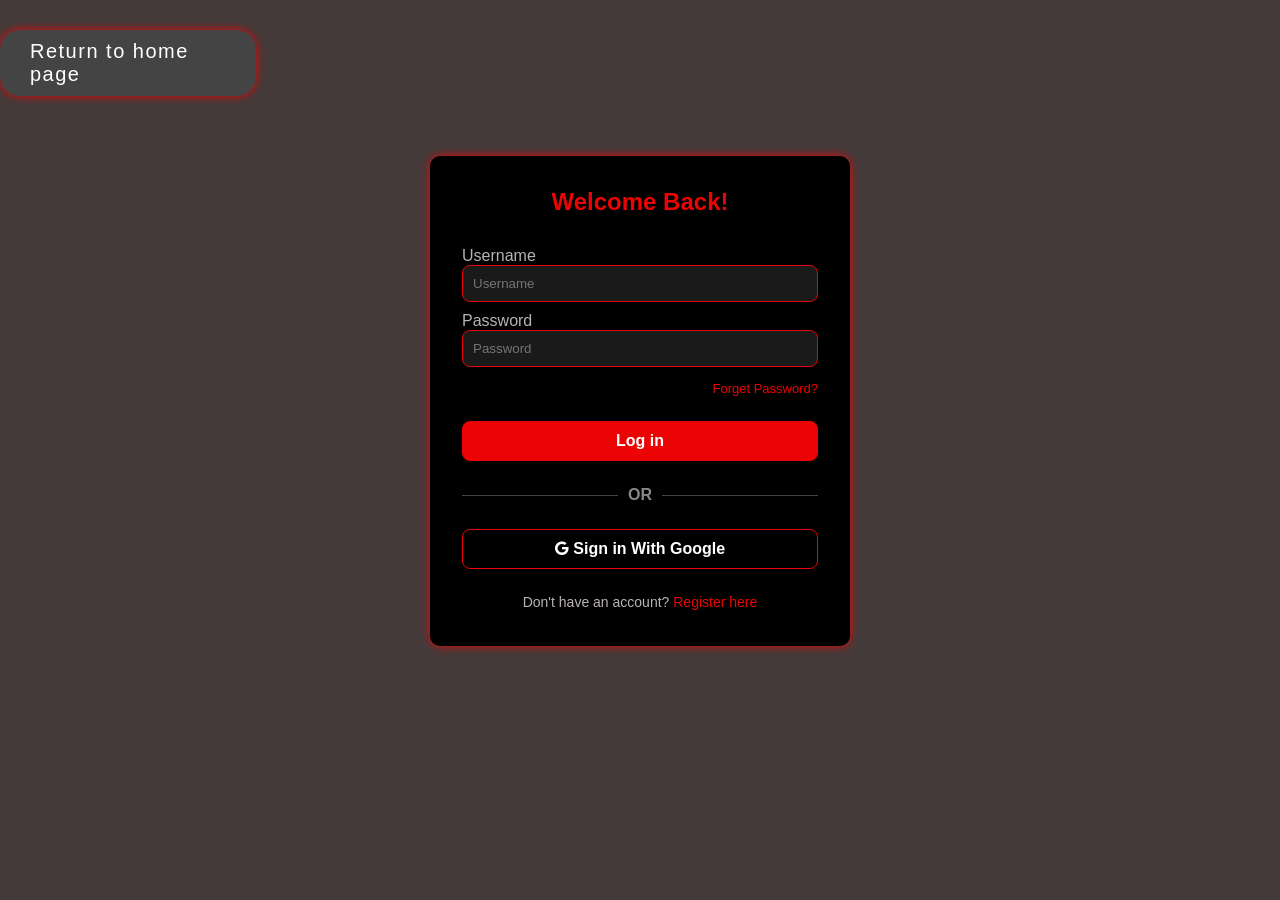
<file: Front-end/login/login.html>
<!DOCTYPE html>
<html lang="en">
<head>
    <meta charset="UTF-8">
    <meta name="viewport" content="width=device-width, initial-scale=1.0">
    <title>Login & Registration</title>
    <link rel="stylesheet" href="https://cdnjs.cloudflare.com/ajax/libs/font-awesome/4.7.0/css/font-awesome.min.css">
    <link rel="stylesheet" href="login.css">
    <script src="login.js"></script>
    <link rel="icon" type="image/x-icon" href="../image/sun_shineLogo.png">
</head>
<body>

    <div id="returnHome">
        <a href="../index.html">
            <p>Return to home page</p>
        </a>
    </div>

    <!-- LOGIN CONTAINER -->
    <div id="loginContainer" class="form-card">
        <form action="login.php" method="post">
            <table>
                <tr>
                    <th colspan="2">Welcome Back!</th>
                </tr>
                <tr>
                    <td colspan="2">
                        <label>Username</label><br/>
                        <input type="text" name="username" id="username" placeholder="Username" required>
                    </td>
                </tr>
                <tr>
                    <td colspan="2">
                        <label>Password</label><br/>
                        <input type="password" name="password" id="password" placeholder="Password" required>
                    </td>
                </tr>
                <tr>
                    <td colspan="2" id="forget">
                        <a href="#" onclick="showForget()">Forget Password?</a>
                    </td>
                </tr>
                <tr>
                    <td colspan="2">
                        <button type="submit">Log in</button>
                    </td>
                </tr>
                <tr>
                    <td colspan="2">
                        <div class="divider">
                            <hr><span>OR</span><hr>
                        </div>
                    </td>
                </tr>
                <tr>
                    <td colspan="2">
                        <button type="button" id="sinup">
                            <i class="fa fa-google"></i> Sign in With Google
                        </button>
                    </td>
                </tr>
                <tr>
                    <td colspan="2">
                        <p>Don't have an account? <a href="#" onclick="showRegister()">Register here</a></p>
                    </td>
                </tr>
            </table>
        </form>
    </div>

    <!-- REGISTER CONTAINER -->
    <div id="registerContainer" class="form-card">
        <form action="" method="post">
            <table>
                <tr>
                    <th colspan="2">Create Account</th>
                </tr>
                <tr>
                    <td>Name :</td>
                    <td><input type="text" placeholder="full name" required/></td>
                </tr>
                <tr>
                    <td>Mobile Number :</td>
                    <td><input type="tel" placeholder="number" required/></td>
                </tr>
                <tr>
                    <td>Email Id :</td>
                    <td><input type="email" placeholder="mail id" required/></td>
                </tr>
                <tr>
                    <td>Password :</td>
                    <td><input type="password" placeholder="enter password" required/></td>
                </tr>
                <tr>
                    <td>Confirm Password :</td>
                    <td><input type="password" placeholder="confirm password" required/></td>
                </tr>
                <tr>
                   <td colspan="2">
                       <button type="submit">Register</button>
                   </td> 
                </tr>
                <tr>
                    <td colspan="2">
                        <p>Already have an account? <a href="#" onclick="showLogin()">Login</a></p>
                    </td>
                </tr>
            </table>
        </form>
    </div>

    <!-- FORGET PASSWORD CONTAINER -->
    <div id="forgetContainer" class="form-card">
        <form action="" method="post">
            <table>
                <tr>
                    <th colspan="2">Forget Password</th>
                </tr>
                <tr>
                    <td>Email ID :</td>
                    <td><input type="email" placeholder="mail id" required/></td>
                </tr>
                <tr>
                    <td>Mobile no. :</td>
                    <td><input type="tel" placeholder="number" required/></td>
                </tr>
                <tr>
                    <td>Verify OTP :</td>
                    <td><input type="tel" placeholder="OTP" required/></td>
                </tr>
                <tr>
                    <td>New Password :</td>
                    <td><input type="password" placeholder="new password" required/></td>
                </tr>
                <tr>
                    <td colspan="2">
                        <button type="submit">Submit</button>
                    </td>
                </tr>
                <tr>
                    <td colspan="2">
                        <p>Return to <a href="#" onclick="showLogin()">Login</a></p>
                    </td>
                </tr>
            </table>
        </form>
    </div>

</body>
</html>
</file>
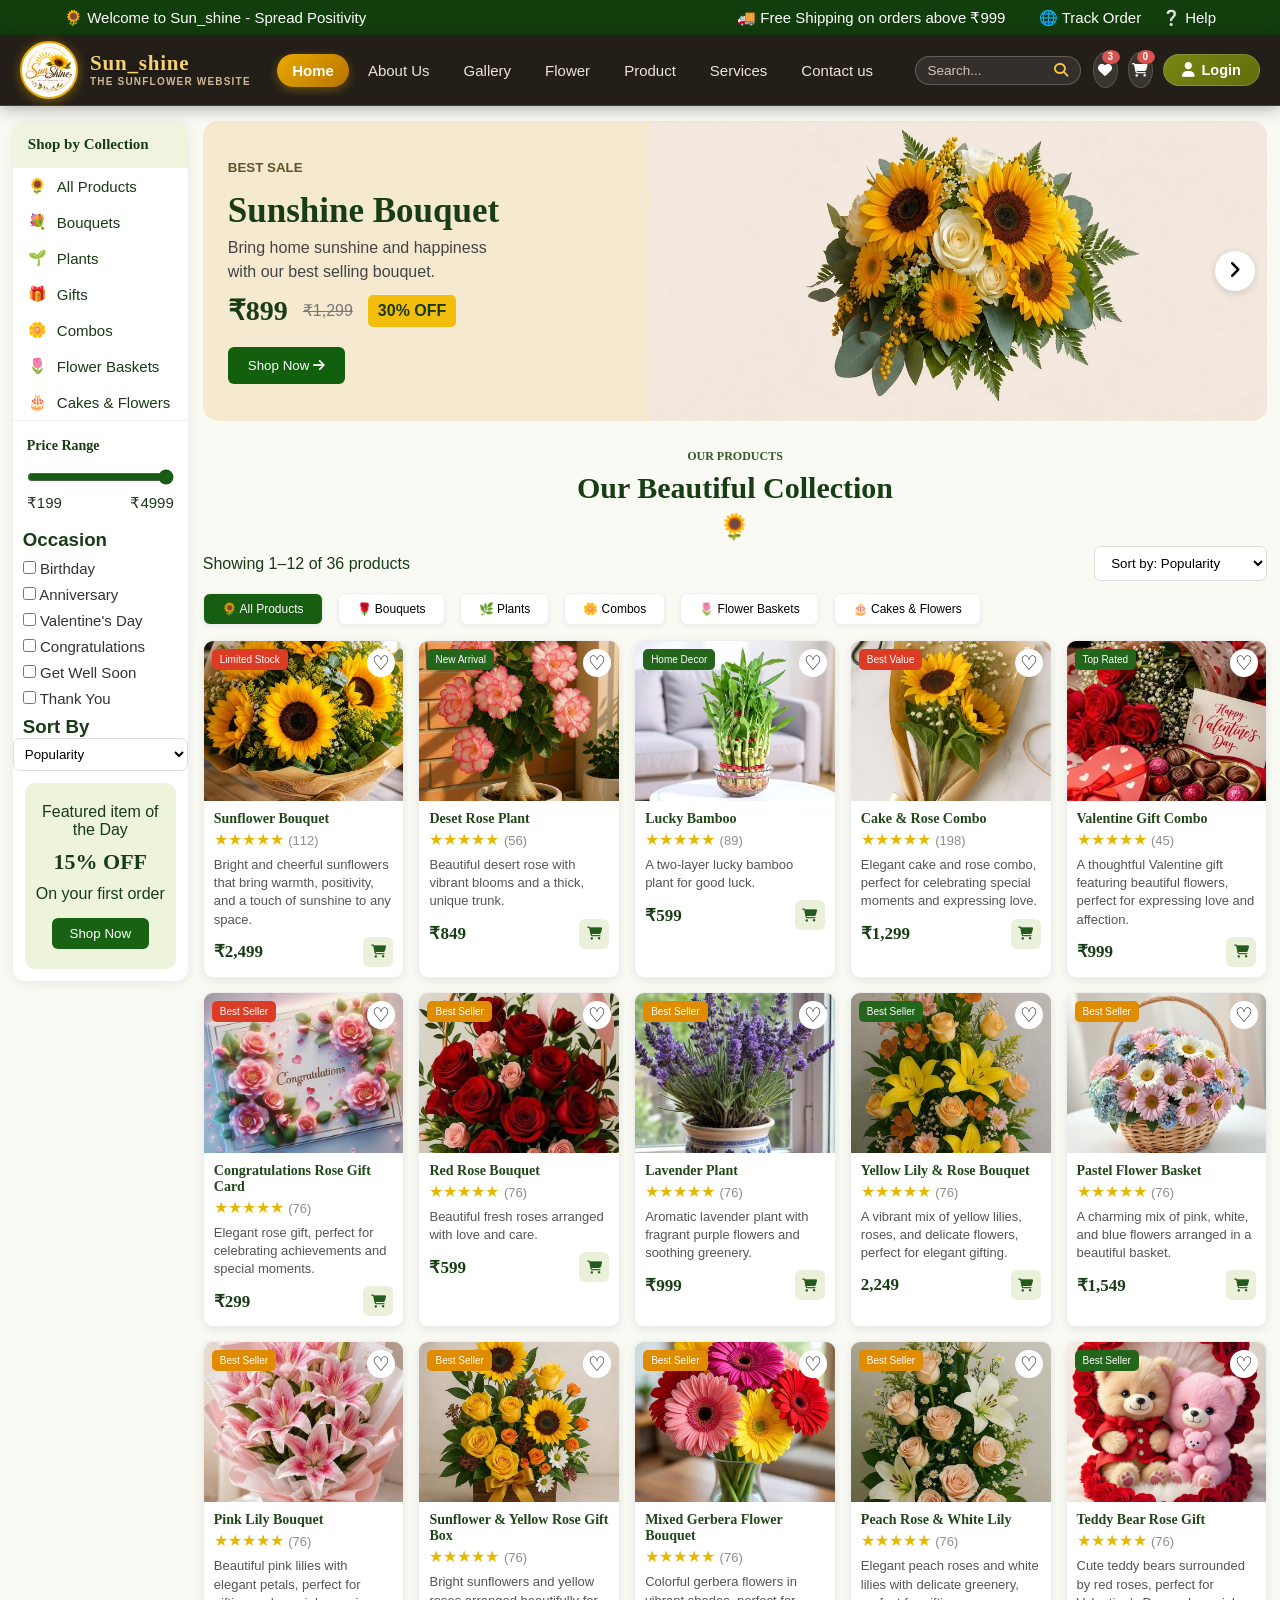
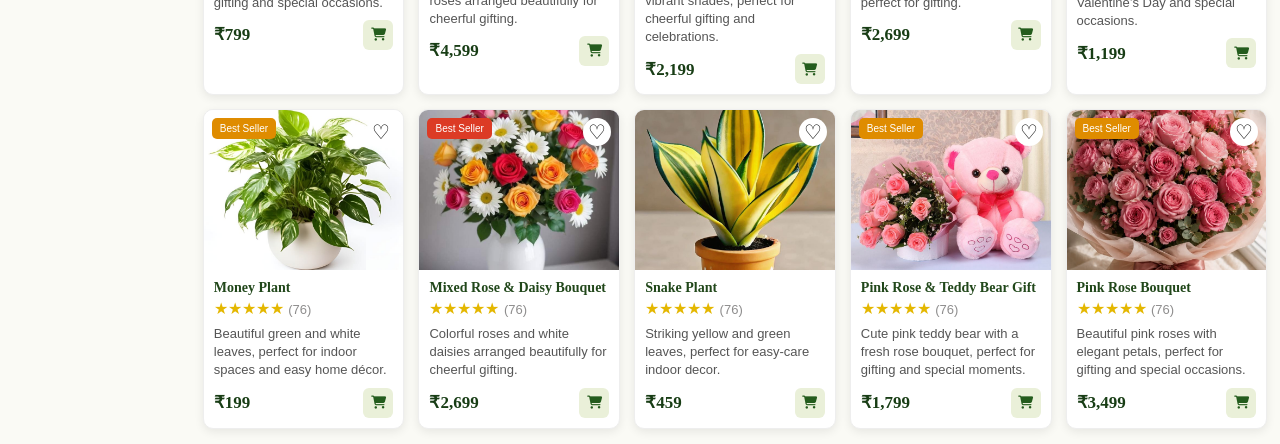
<file: Front-end/product-section/product.html>
<!DOCTYPE html>
<html lang="en">
<head>
    <meta charset="UTF-8">
    <meta name="viewport" content="width=device-width, initial-scale=1.0">
    <title>Sun_Shine | Products </title>
    <link rel="stylesheet" href="product.css"/>
    <link rel="stylesheet" href="https://cdnjs.cloudflare.com/ajax/libs/font-awesome/6.5.2/css/all.min.css"/>
    <link rel="icon" type="image/png" href="../image/sun_shineLogo.png">
    <script src="../script.js"></script>
</head>
<body>
    <div id="topBar">
        <div>
            🌻 Welcome to Sun_shine - Spread Positivity
        </div>

        <div id="topRight">
            🚚 Free Shipping on orders above ₹999 &nbsp;&nbsp;&nbsp;&nbsp;&nbsp;&nbsp;
            🌐 Track Order
            &nbsp;&nbsp;&nbsp;
            ❔ Help
        </div>
    </div>

    <header class="navbar" id="mainNavbar">
        <div class="navContainer">

            <a href="../index.html" class="navLogo" title="Sun_shine">
                <div id="logoBadge">
                    <img src="../image/sun_shineLogo.png" alt="Sun_shine Logo"/>
                </div>

                <div class="logoBrandText">
                    <span id="logoTitle">Sun_shine</span>
                    <span id="subTitle">The sunflower website</span>
                </div>
            </a>

            <div class="links">
                <a href="../index.html" id="home" class="active">Home</a>
                <a href="../index.html#aboutSection" id="about">About Us</a>
                <a href="../index.html#gallerySection" id="gallery">Gallery</a>
                <a href="../flower-section/flower.html" id="flower" target="_self">Flower</a>
                <a href="../product-section/product.html" id="product" target="_self">Product</a>
                <a href="../index.html#serviceSection" id="services">Services</a>
                <a href="../index.html#contactSection" id="contact">Contact us</a>
            </div>

            <div class="navActions">
                <div class="searchButton">
                    
                    <div id="search">
                            <input type="text" name="search" placeholder="Search..."> 
                            <i class="fa fa-search" title="Search"></i>
                    </div>
                </div>

                <div class="buttons">
                    <a class="notification" id="wishlist" title="Wishlist" href="#wishlist">
                        <i class="fa fa-heart"></i>
                        <span class="badge">3</span>
                    </a>
                    
                    <a class="notification" title="View Cart">
                        <i class="fa fa-shopping-cart"></i>
                        <span class="badge">0</span>
                    </a>

                    <a id="login" href="../login/login.html" title="Login">
                        <i class="fa fa-user"></i> 
                        <span>Login</span>
                    </a>
                </div>
            </div>
        </div>
    </header>

    <main id="productPage">
        <aside id="sideBar">
            <h3>Shop by Collection</h3>

            <div class="category allCategory">
                🌻
                <span>All Products</span>
            </div>

            <div class="category">
                💐
                <span>Bouquets</span>
            </div>

            <div class="category">
                🌱
                <span>Plants</span>
            </div>

            <div class="category">
                🎁
                <span>Gifts</span>
            </div>

            <div class="category">
                🌼
                <span>Combos</span>
            </div>

            <div class="category">
                🌷
                <span>Flower Baskets</span>
            </div>

            <div class="category">
                🎂
                <span>Cakes & Flowers</span>
            </div>

            <div id="priceRange">
                <h3>Price Range</h3>
                <input type="range" min="199" max="4999" value="4999"/>
                
                <div id="priceValue">
                    <span>₹199</span>
                    <span>₹4999</span>
                </div>
            </div>

            <div id="checkBox">
                <h3>Occasion</h3>

                <label>
                    <input type="checkbox"/>&nbsp;Birthday
                </label>

                <label>
                    <input type="checkbox"/>&nbsp;Anniversary
                </label>

                <label>
                    <input type="checkbox"/>&nbsp;Valentine's Day
                </label>

                <label>
                    <input type="checkbox"/>&nbsp;Congratulations
                </label>

                <label>
                    <input type="checkbox"/>&nbsp;Get Well Soon
                </label>

                <label>
                    <input type="checkbox"/>&nbsp;Thank You
                </label>

            </div>

            <div id="filterBox">
                <h3>Sort By</h3>

                <select>
                    <option>Popularity</option>
                    <option>Price : High to Low</option>
                    <option>Price : Low to High</option>
                    <option>Newest</option>
                </select>
            </div>

            <div id="offerBox">
                <p>Featured item of the Day</p>

                <h2>15% OFF</h2>

                <span>On your first order</span>

                <button>Shop Now</button>
            </div>

        </aside>

        <section class="productContent">
            
            <div id="saleBanner">
                <div id="saleText">

                    <small>BEST SALE</small>

                    <h2>Sunshine Bouquet</h2>

                    <p>
                        Bring home sunshine and happiness <br/>
                        with our best selling bouquet.
                    </p>

                    <div id="salePrice">
                        <strong>₹899</strong>

                        <del>₹1,299</del>

                        <span>30% OFF</span>
                    </div>

                    <button id="shopBtn">
                        Shop Now
                        <i class="fa-solid fa-arrow-right"></i>
                    </button>
                </div>

                <div id="saleImg">
                    <img src="../product-section/product-img/sale_banner.jpg" alt="Sunflower Bouquet"/>
                </div>

                <button class="nextBtn">
                    <i class="fa-solid fa-angle-right"></i>
                </button>
            </div>

            <div id="productHead">
                <span>OUR PRODUCTS</span>

                <h1>Our Beautiful Collection</h1>

                <div id="headFlower">
                    🌻
                </div>
            </div>

     <!-- ==== Product TOP ==== -->

            <div id="productTop">
                <p>
                    Showing 1–12 of 36 products
                </p>

                <select>
                    <option>Sort by: Popularity</option>
                    <option>Price: Low to High</option>
                    <option>Price: High to Low</option>
                    <option>Newest</option>
                </select>
            </div>


    <!-- ==== Category Button ==== -->

            <div id="categoryBtn">
                <button class="selected">
                    🌻 All Products
                </button>

                <button>🌹 Bouquets</button>

                <button>🌿 Plants</button>

                <button>🌼 Combos</button>

                <button>🌷 Flower Baskets</button>

                <button>🎂 Cakes & Flowers</button>
            </div>

    <!-- ==== Product ==== -->

            <div id="productGrid">
                <div class="productCard">

                    <div class="productImg">
                        <span class="badge red">
                            Limited Stock
                        </span>

                        <button class="heart">
                            ♡
                        </button>

                        <img src="../product-section/product-img/sunflower_bouguet.jpg" alt="sunflower_bouguet"/>
                </div>

                <div class="productInfo">
                    <h3>Sunflower Bouquet</h3>

                    <div class="rating">
                        ★★★★★
                        <span>(112)</span>
                    </div>

                    <p>
                        Bright and cheerful sunflowers that bring warmth, positivity, and a touch of sunshine to any space.
                    </p>

                    <div class="productBottom">

                        <strong>₹2,499</strong>

                        <button>
                            <i class="fa-solid fa-cart-shopping"></i>
                        </button>

                    </div>
                </div>
            </div>

            <div class="productCard">
                <div class="productImg">

                    <span class="badge green">
                        New Arrival
                    </span>

                    <button class="heart">
                        ♡
                    </button>

                    <img src="../product-section/product-img/desert_rose_plant.jpg" alt="desert_rose_plant"/>
                </div>

                <div class="productInfo">

                    <h3>Deset Rose Plant</h3>

                    <div class="rating">
                        ★★★★★
                        <span>(56)</span>
                    </div>

                    <p>
                        Beautiful desert rose with vibrant blooms and a thick, unique trunk.
                    </p>

                    <div class="productBottom">

                        <strong>₹849</strong>

                            <button>
                                <i class="fa-solid fa-cart-shopping"></i>
                            </button>

                    </div>
                </div>
            </div>

            <div class="productCard">
                <div class="productImg">
                     <span class="badge green">
                        Home Decor
                    </span>

                    <button class="heart">
                        ♡
                    </button>

                    <img src="../product-section/product-img/lucky_bamboo.jpg" alt="bamboo"/>
                </div>

                <div class="productInfo">
                    <h3>Lucky Bamboo</h3>

                    <div class="rating">
                        ★★★★★
                        <span>(89)</span>
                    </div>

                    <p>
                        A two-layer lucky bamboo
                        plant for good luck.
                    </p>

                    <div class="productBottom">
                        <strong>₹599</strong>
                        <button>
                            <i class="fa-solid fa-cart-shopping"></i>
                        </button>
                    </div>
                </div>
            </div>

            <!-- #4 -->

            <div class="productCard">
                <div class="productImg">
                    <span class="badge red">
                        Best Value
                    </span>

                    <button class="heart">
                        ♡
                    </button>

                    <img src="../product-section/product-img/two_sunflower.jpg" alt="floweer_cake_combo"/>
                </div>

                <div class="productInfo">
                    <h3>Cake & Rose Combo </h3>

                    <div class="rating">
                        ★★★★★
                        <span>(198)</span>
                    </div>
                    <p>
                       Elegant cake and rose combo, perfect for celebrating special moments and expressing love.
                    </p>

                    <div class="productBottom">
                        <strong>₹1,299</strong>
                        <button>
                            <i class="fa-solid fa-cart-shopping"></i>
                        </button>
                    </div>
                </div>
            </div>

            <!-- #5 -->

            <div class="productCard">
                <div class="productImg">
                    <span class="badge green">
                        Top Rated
                    </span>

                    <button class="heart">
                        ♡
                    </button>

                    <img src="../product-section/product-img/valentine_gift.jpg" alt="valentine_gift"/>
                </div>

                <div class="productInfo">

                    <h3>Valentine Gift Combo</h3>
                    <div class="rating">
                        ★★★★★
                        <span>(45)</span>
                    </div>
                    <p>
                        A thoughtful Valentine gift featuring beautiful flowers, perfect for expressing love and affection.
                    </p>
                    <div class="productBottom">
                        <strong>₹999</strong>
                        <button>
                            <i class="fa-solid fa-cart-shopping"></i>
                        </button>

                    </div>
                </div>
            </div>

            <!-- #6 -->

            <div class="productCard">
                <div class="productImg">

                    <span class="badge red">
                        Best Seller
                    </span>
                    <button class="heart">
                        ♡
                    </button>

                    <img src="../product-section/product-img/congratulation_rose_gift.jpg" alt="congratulation_rose_gift"/>

                </div>

                <div class="productInfo">
                    <h3>Congratulations Rose Gift Card</h3>
                    <div class="rating">
                        ★★★★★
                        <span>(76)</span>
                    </div>
                    <p>
                        Elegant rose gift, perfect for celebrating achievements and special moments.
                    </p>
                    <div class="productBottom">
                        <strong>₹299</strong>
                        <button>
                            <i class="fa-solid fa-cart-shopping"></i>
                        </button>
                    </div>
                </div>
            </div>

            <div class="productCard">
                <div class="productImg">

                    <span class="badge orange">
                        Best Seller
                    </span>
                    <button class="heart">
                        ♡
                    </button>

                    <img src="../product-section/product-img/red_rose_basket.jpg" alt="red_rose_basket"/>

                </div>

                <div class="productInfo">
                    <h3>Red Rose Bouquet</h3>
                    <div class="rating">
                        ★★★★★
                        <span>(76)</span>
                    </div>
                    <p>
                        Beautiful fresh roses arranged
                        with love and care.
                    </p>
                    <div class="productBottom">
                        <strong>₹599</strong>
                        <button>
                            <i class="fa-solid fa-cart-shopping"></i>
                        </button>
                    </div>
                </div>
            </div>


            <div class="productCard">
                <div class="productImg">

                    <span class="badge orange">
                        Best Seller
                    </span>
                    <button class="heart">
                        ♡
                    </button>

                    <img src="../product-section/product-img/lavender_plant.jpg" alt="lavender_plant"/>

                </div>

                <div class="productInfo">
                    <h3>Lavender Plant</h3>
                    <div class="rating">
                        ★★★★★
                        <span>(76)</span>
                    </div>
                    <p>
                        Aromatic lavender plant with fragrant purple flowers and soothing greenery.
                    </p>
                    <div class="productBottom">
                        <strong>₹999</strong>
                        <button>
                            <i class="fa-solid fa-cart-shopping"></i>
                        </button>
                    </div>
                </div>
            </div>

            <div class="productCard">
                <div class="productImg">

                    <span class="badge green">
                        Best Seller
                    </span>
                    <button class="heart">
                        ♡
                    </button>

                    <img src="../product-section/product-img/yellow_flower_bouget.jpg" alt="yellow_flower_bouget"/>

                </div>

                <div class="productInfo">
                    <h3>Yellow Lily & Rose Bouquet</h3>
                    <div class="rating">
                        ★★★★★
                        <span>(76)</span>
                    </div>
                    <p>
                        A vibrant mix of yellow lilies, roses, and delicate flowers, perfect for elegant gifting.
                    </p>
                    <div class="productBottom">
                        <strong>2,249</strong>
                        <button>
                            <i class="fa-solid fa-cart-shopping"></i>
                        </button>
                    </div>
                </div>
            </div>

            <div class="productCard">
                <div class="productImg">

                    <span class="badge orange">
                        Best Seller
                    </span>
                    <button class="heart">
                        ♡
                    </button>

                    <img src="../product-section/product-img/daisy_basket.jpg" alt="daisy_basket"/>

                </div>

                <div class="productInfo">
                    <h3>Pastel Flower Basket</h3>
                    <div class="rating">
                        ★★★★★
                        <span>(76)</span>
                    </div>
                    <p>A charming mix of pink, white, and blue flowers arranged in a beautiful basket.
                    </p>
                    <div class="productBottom">
                        <strong>₹1,549</strong>
                        <button>
                            <i class="fa-solid fa-cart-shopping"></i>
                        </button>
                    </div>
                </div>
            </div>

            <div class="productCard">
                <div class="productImg">

                    <span class="badge orange">
                        Best Seller
                    </span>
                    <button class="heart">
                        ♡
                    </button>

                    <img src="../product-section/product-img/lily_bouguet.jpg" alt="lily_bouguet"/>

                </div>

                <div class="productInfo">
                    <h3>Pink Lily Bouquet</h3>
                    <div class="rating">
                        ★★★★★
                        <span>(76)</span>
                    </div>
                    <p>
                        Beautiful pink lilies with elegant petals, perfect for gifting and special occasions.
                    </p>
                    <div class="productBottom">
                        <strong>₹799</strong>
                        <button>
                            <i class="fa-solid fa-cart-shopping"></i>
                        </button>
                    </div>
                </div>
            </div>

            <div class="productCard">
                <div class="productImg">

                    <span class="badge orange">
                        Best Seller
                    </span>
                    <button class="heart">
                        ♡
                    </button>

                    <img src="../product-section/product-img/sunflower_gift_hamper.jpg" alt="sunflower_gift_hamper"/>

                </div>

                <div class="productInfo">
                    <h3>Sunflower & Yellow Rose Gift Box</h3>
                    <div class="rating">
                        ★★★★★
                        <span>(76)</span>
                    </div>
                    <p>
                        Bright sunflowers and yellow roses arranged beautifully for cheerful gifting.
                    </p>
                    <div class="productBottom">
                        <strong>₹4,599</strong>
                        <button>
                            <i class="fa-solid fa-cart-shopping"></i>
                        </button>
                    </div>
                </div>
            </div>

            <div class="productCard">
                <div class="productImg">

                    <span class="badge orange">
                        Best Seller
                    </span>
                    <button class="heart">
                        ♡
                    </button>

                    <img src="../product-section/product-img/mix_daisy_flower.jpg" alt="mix_daisy_flower"/>

                </div>

                <div class="productInfo">
                    <h3>Mixed Gerbera Flower Bouquet</h3>
                    <div class="rating">
                        ★★★★★
                        <span>(76)</span>
                    </div>
                    <p>
                        Colorful gerbera flowers in vibrant shades, perfect for cheerful gifting and celebrations.
                    </p>
                    <div class="productBottom">
                        <strong>₹2,199</strong>
                        <button>
                            <i class="fa-solid fa-cart-shopping"></i>
                        </button>
                    </div>
                </div>
            </div>

            <div class="productCard">
                <div class="productImg">

                    <span class="badge orange">
                        Best Seller
                    </span>
                    <button class="heart">
                        ♡
                    </button>

                    <img src="../product-section/product-img/white_rose.jpg" alt="white_rose"/>

                </div>

                <div class="productInfo">
                    <h3>Peach Rose & White Lily </h3>
                    <div class="rating">
                        ★★★★★
                        <span>(76)</span>
                    </div>
                    <p>
                        Elegant peach roses and white lilies with delicate greenery, perfect for gifting.
                    </p>
                    <div class="productBottom">
                        <strong>₹2,699</strong>
                        <button>
                            <i class="fa-solid fa-cart-shopping"></i>
                        </button>
                    </div>
                </div>
            </div>

            <div class="productCard">
                <div class="productImg">

                    <span class="badge green">
                        Best Seller
                    </span>
                    <button class="heart">
                        ♡
                    </button>

                    <img src="../product-section/product-img/taddy_gift.jpg" alt="taddy_gift"/>

                </div>

                <div class="productInfo">
                    <h3>Teddy Bear Rose Gift</h3>
                    <div class="rating">
                        ★★★★★
                        <span>(76)</span>
                    </div>
                    <p>
                        Cute teddy bears surrounded by red roses, perfect for Valentine’s Day and special occasions.
                    </p>
                    <div class="productBottom">
                        <strong>₹1,199</strong>
                        <button>
                            <i class="fa-solid fa-cart-shopping"></i>
                        </button>
                    </div>
                </div>
            </div>

            <div class="productCard">
                <div class="productImg">

                    <span class="badge orange">
                        Best Seller
                    </span>
                    <button class="heart">
                        ♡
                    </button>

                    <img src="../product-section/product-img/money_plant.jpg" alt="money_plant"/>

                </div>

                <div class="productInfo">
                    <h3>Money Plant</h3>
                    <div class="rating">
                        ★★★★★
                        <span>(76)</span>
                    </div>
                    <p>
                        Beautiful green and white leaves, perfect for indoor spaces and easy home décor.
                    </p>
                    <div class="productBottom">
                        <strong>₹199</strong>
                        <button>
                            <i class="fa-solid fa-cart-shopping"></i>
                        </button>
                    </div>
                </div>
            </div>

            <div class="productCard">
                <div class="productImg">

                    <span class="badge red">
                        Best Seller
                    </span>
                    <button class="heart">
                        ♡
                    </button>

                    <img src="../product-section/product-img/rose_flask.jpg" alt="rose_flask"/>

                </div>

                <div class="productInfo">
                    <h3>Mixed Rose & Daisy Bouquet</h3>
                    <div class="rating">
                        ★★★★★
                        <span>(76)</span>
                    </div>
                    <p>
                        Colorful roses and white daisies arranged beautifully for cheerful gifting.
                    </p>
                    <div class="productBottom">
                        <strong>₹2,699</strong>
                        <button>
                            <i class="fa-solid fa-cart-shopping"></i>
                        </button>
                    </div>
                </div>
            </div>

            <div class="productCard">
                <div class="productImg">

                    <span id="badge orange">
                        
                    </span>
                    <button class="heart">
                        ♡
                    </button>

                    <img src="../product-section/product-img/snake_plant.jpg" alt="snake_plant"/>

                </div>

                <div class="productInfo">
                    <h3>Snake Plant</h3>
                    <div class="rating">
                        ★★★★★
                        <span>(76)</span>
                    </div>
                    <p>
                        Striking yellow and green leaves, perfect for easy-care indoor decor.
                    </p>
                    <div class="productBottom">
                        <strong>₹459</strong>
                        <button>
                            <i class="fa-solid fa-cart-shopping"></i>
                        </button>
                    </div>
                </div>
            </div>

            <div class="productCard">
                <div class="productImg">

                    <span class="badge orange">
                        Best Seller
                    </span>
                    <button class="heart">
                        ♡
                    </button>

                    <img src="../product-section/product-img/rose_with_taddy.jpg" alt="rose_with_taddy"/>

                </div>

                <div class="productInfo">
                    <h3>Pink Rose & Teddy Bear Gift</h3>
                    <div class="rating">
                        ★★★★★
                        <span>(76)</span>
                    </div>
                    <p>
                        Cute pink teddy bear with a fresh rose bouquet, perfect for gifting and special moments.
                    </p>
                    <div class="productBottom">
                        <strong>₹1,799</strong>
                        <button>
                            <i class="fa-solid fa-cart-shopping"></i>
                        </button>
                    </div>
                </div>
            </div>

            <div class="productCard">
                <div class="productImg">

                    <span class="badge orange">
                        Best Seller
                    </span>
                    <button class="heart">
                        ♡
                    </button>

                    <img src="../product-section/product-img/pinkRose_bouguet.jpg" alt="orange_flask"/>

                </div>

                <div class="productInfo">
                    <h3>Pink Rose Bouquet</h3>
                    <div class="rating">
                        ★★★★★
                        <span>(76)</span>
                    </div>
                    <p>
                        Beautiful pink roses with elegant petals, perfect for gifting and special occasions.
                    </p>
                    <div class="productBottom">
                        <strong>₹3,499</strong>
                        <button>
                            <i class="fa-solid fa-cart-shopping"></i>
                        </button>
                    </div>
                </div>
            </div>
        
        </section>
    </main>
</body>
</html>
</file>
<file: Front-end/style.css>
* {
    margin: 0;
    padding: 0;
    box-sizing: border-box;
}

html {
  scroll-behavior: smooth;
}

#homePage,
#introSection,
#aboutSection,
#galleryS,
#gallerySection,
#serviceSection,
#contactSection {
  scroll-margin-top: 72px;
}

html, body {
  margin: 0;
  padding: 0;
  width: 100%;
  min-height: 100%;
}

body {
  font-family: 'Segoe UI', Tahoma, Geneva, Verdana, sans-serif;
  background-color: #fbf7ee;
  color: #333333;
  overflow-x: hidden;
  min-height: 550px;
}

.hero {
    position: relative;
    height: 633px;
    overflow: hidden;
}

.heroVideo {
    position: absolute;
    top: 0;
    left: 0;
    width: 100%;
    height: 100%;
    object-fit: cover;
}

.navbar {
  position: sticky;
  top: 0;
  width: 100%;
  z-index: 9999;
  background: rgba(24, 18, 12, 0.95);
  border-bottom: 1px solid rgba(232, 169, 0, 0.22);
  box-shadow: 0 3px 15px rgba(0, 0, 0, 0.3);
  margin: 0;
  padding: 0;
  transition: all 0.3s ease;
  backdrop-filter: blur(14px);
  -webkit-backdrop-filter: blur(14px);
}

.navContainer {
  max-width: 1450px;
  height: 70px;
  margin: 0 auto;
  padding: 0 20px;
  display: flex;
  align-items: center;
  justify-content: space-between;
  gap: 16px;
  box-sizing: border-box;
}

.navLogo {
  display: flex;
  align-items: center;
  gap: 12px;
  text-decoration: none;
  flex-shrink: 0;
  line-height: 1;
}

#logoBadge {
  width: 58px;
  height: 58px;
  min-width: 58px;
  min-height: 58px;
  border-radius: 50%;
  padding: 2px;
  background: #ffffff;
  border: 2px solid #e8a900;
  box-shadow: 0 2px 12px rgba(232, 169, 0, 0.45);
  display: flex;
  align-items: center;
  justify-content: center;
  overflow: hidden;
  transition: transform 0.3s cubic-bezier(0.4, 0, 0.2, 1), box-shadow 0.3s ease;
}


#logoBadge img {
  width: 100%;
  height: 100%;
  max-width: 100%;
  max-height: 100%;
  border-radius: 50%;
  object-fit: contain;
  display: block;
  border: none;
  box-shadow: none;
}

.logoBrandText {
  display: flex;
  flex-direction: column;
  gap: 3px;
  line-height: 1;
}

#logoTitle {
  font-family: Georgia, 'Times New Roman', serif;
  font-size: 21px;
  font-weight: 700;
  color: #f7d070;
  letter-spacing: 0.8px;
  line-height: 1;
  margin: 0;
  padding: 0;
  text-shadow: 0 2px 6px rgba(0, 0, 0, 0.4);
}

#subTitle {
  font-family: 'Segoe UI', Tahoma, Geneva, Verdana, sans-serif;
  font-size: 10px;
  font-weight: 600;
  letter-spacing: 1.2px;
  text-transform: uppercase;
  color: #dfcaa4;
  opacity: 0.9;
  line-height: 1;
}

.links {
  display: flex;
  align-items: center;
  gap: 4px;
  flex-shrink: 1;
  line-height: 1;
  margin: 0;
  padding: 0;
}

.links a {
  display: inline-flex;
  align-items: center;
  justify-content: center;
  color: #ede5d8;
  text-decoration: none;
  font-size: 15px;
  font-weight: 500;
  line-height: 1;
  padding: 9px 15px;
  border-radius: 20px;
  transition: all 0.25s ease;
  white-space: nowrap;
  margin: 0;
}

.links a:hover {
  color: #f5c542;
  background: rgba(232, 169, 0, 0.12);
}

.links a.active {
  background: linear-gradient(135deg, #e8a900 0%, #b87400 100%);
  color: #ffffff !important;
  font-weight: 600;
  box-shadow: 0 3px 10px rgba(232, 169, 0, 0.35);
}

.links a.active:hover {
  background: linear-gradient(135deg, #f5c542 0%, #d48b04 100%);
  color: #ffffff !important;
}

.navActions {
  display: flex;
  align-items: center;
  gap: 12px;
  flex-shrink: 0;
  line-height: 1;
}

.searchButton {
  display: flex;
  align-items: center;
  margin: 0;
  padding: 0;
  line-height: 1;
}

#search {
  display: flex;
  align-items: center;
  padding: 6px 12px;
  background: rgba(255, 255, 255, 0.08);
  border: 1px solid rgba(255, 255, 255, 0.22);
  border-radius: 20px;
  line-height: 1;
  transition: all 0.3s ease;
}

#search:focus-within {
  background: rgba(255, 255, 255, 0.18);
  border-color: #f5c542;
  box-shadow: 0 0 10px rgba(245, 197, 66, 0.3);
}

#search input {
  background: transparent;
  border: none;
  outline: none;
  color: white;
  font-size: 13.5px;
  line-height: 1;
  width: 120px;
  transition: width 0.3s ease;
  padding: 0;
  margin: 0 ;
}

#search input:focus {
  width: 160px;
}

#search input::placeholder {
  color: #d1c7ba;
}

#search i {
  color: #f5c542;
  font-size: 14px;
  cursor: pointer;
  margin-left: 6px;
  line-height: 1;
}

.navbar .buttons {
  display: flex;
  align-items: center;
  gap: 10px;
  line-height: 1;
}

.notification {
  background: rgba(255, 255, 255, 0.1);
  color: white;
  text-decoration: none;
  width: 36px;
  height: 36px;
  min-width: 36px;
  min-height: 36px;
  flex-shrink: 0;
  position: relative;
  display: flex;
  align-items: center;
  justify-content: center;
  border-radius: 50%;
  border: 1px solid rgba(255, 255, 255, 0.15);
  transition: all 0.25s ease;
  font-size: 14px;
  line-height: 1;
  box-sizing: border-box;
}

.notification:hover {
  background: #e8a900;
  color: #241c12;
  border-color: #e8a900;
  transform: translateY(-2px);
  box-shadow: 0 4px 12px rgba(232, 169, 0, 0.35);
}

.notification .badge {
  position: absolute;
  top: -3px;
  right: -3px;
  padding: 2px 6px;
  border-radius: 10px;
  background: #d9534f;
  color: white;
  font-size: 10px;
  font-weight: 700;
  line-height: 1;
  box-shadow: 0 2px 5px rgba(0, 0, 0, 0.2);
}

.navbar a#login {
  background: linear-gradient(135deg, #788514 0%, #636e0c 100%);
  color: #ffffff;
  padding: 8px 18px;
  border-radius: 20px;
  font-size: 14.5px;
  font-weight: 600;
  line-height: 1;
  display: inline-flex;
  align-items: center;
  justify-content: center;
  gap: 7px;
  text-decoration: none;
  transition: all 0.25s ease;
  border: 1px solid rgba(255, 255, 255, 0.15);
}

.navbar a#login:hover {
  background: linear-gradient(135deg, #e8a900 0%, #d48b04 100%);
  transform: translateY(-2px);
  box-shadow: 0 4px 14px rgba(232, 169, 0, 0.4);
}



/* Home page Intro */

#homeIntro {
  width: 100%;
  background: linear-gradient(180deg, #fbf7ee 0%, #f7f0df 45%, #f3e8ce 100%);
  padding: 70px 20px 65px;
  text-align: center;
  position: relative;  
}

#intro {
  max-width: 960px;
  margin: 0 auto;
}

#introIcon {
  display: inline-block;
  padding: 7px 20px;
  border-radius: 30px;
  background: rgba(212, 139, 4, 0.12);
  color: #b87400;
  font-weight: 650;
  letter-spacing: 1.5px;
  margin-bottom: 20px;
  border: 1px solid rgba(212, 139, 4, 0.25);
  text-transform: uppercase;
}

#intro h2 {
  font-family: Georgia, 'Times New Roman', Times, serif;
  font-size: 34px;
  color: #214d23;
  font-style: italic;
  margin-bottom: 18px;
  line-height: 1.4;
  letter-spacing: 0.5px;
}

#intro p {
  font-size: 17px;
  line-height: 1.85;
  color: #4e4435;
  margin: 0 auto;
}

/* About-Us Section */

#aboutSection {
  width: 100%;
  margin: 0;
  background: linear-gradient(180deg, #f3e8ce 0%, #fbedd1 22%, #f8e8c8 70%, #f1ebdc 100%);
  padding: 70px 0 95px;
  position: relative;
}

#aboutHeading {
  text-align: center;
  margin-bottom: 45px;
  padding: 0 20px;
}

#aboutHeading span {
  color: #d48b04;
  font-size: 20px;
  font-weight: bold;
  letter-spacing: 3px;
  text-transform: uppercase;
}

#aboutHeading h2 {
  color: #1f501e;
  font-size: 42px;
  margin: 10px 0;
  font-family: Georgia, 'Times New Roman', Times, serif;
}

.sunflowerIcon {
  font-size: 29px;
  margin-top: 10px;
}

#aboutContent {
  width: 92%;
  max-width: 1320px;
  margin: 0 auto;
  display: flex;
  align-items: center;
  gap: 50px;
  background-color: #ffffff;
  padding: 45px 50px;
  border-radius: 25px;
  box-shadow: 0 15px 40px rgba(180, 130, 20, 0.12);
  border: 1px solid rgba(224, 159, 20, 0.22);
}

#aboutText {
  width: 50%;
}

#aboutStory {
  color: #d48b04;
  font-size: 22px;
  font-weight: bold;
  letter-spacing: 2px;
  text-transform: uppercase;
}

#aboutText h3 {
  color: #1f501e;
  font-size: 32px;
  line-height: 1.35;
  margin: 15px 0 20px;
  font-family: Georgia, serif;
}

.aboutText p {
  color: #4c4438;
  font-size: 15px;
  line-height: 1.75;
  margin-bottom: 15px;
}

.aboutHighlight {
  display: flex;
  gap: 16px;
  margin-top: 25px;
}

.highlight {
  flex: 1;
  background: #fffdf7;
  padding: 16px 14px;
  border-radius: 14px;
  transition: all 0.3s ease;
  border: 1px solid #f2e9d2;
}

.highlight span {
  font-size: 26px;
}

.highlight h4 {
  color: #245c20;
  font-size: 16px;
  margin: 8px 0;
}

.highlight p {
  font-size: 13px;
  line-height: 1.45;
  color: #635b4f;
  margin-bottom: 0;
}

#aboutImg {
  width: 50%;
  position: relative;
  overflow: hidden;
  border-radius: 22px;
  border: 2px solid rgba(234, 159, 20, 0.45);
  box-shadow: 0 12px 35px rgba(180, 130, 20, 0.2);
}

#aboutImg img {
  width: 100%;
  height: 780px;
  object-fit: cover;
  display: block;
  transition: transform 0.6s ease;
}

#aboutImg:hover img {
  transform: scale(1.06);
}


/*Gallery Section */

#galleryS {
  width: 100%;
  background: linear-gradient(180deg, #f1ebdc 0%, #e3ece1 15%, #d8e6d5 45%, #cfdfcc 75%, #d5dfd4 100%);
  padding: 88px 0 95px;
  margin: 0;
  position: relative;
}

#gallerySection {
  width: 90%;
  max-width: 1250px;
  margin: 0px auto;
}

#gallerySection #title {
  text-align: center;
  font-size: 42px;
  color: green;
  font-family: 'Times New Roman', Times, serif;
  margin-bottom: 45px 1px;
}

.flowerRow {
  display: flex;
  align-items: center;
  gap: 40px;
  margin: 35px 0;
  background-color: white;
  border-radius: 24px;
  overflow: hidden;
  box-shadow: 0 12px 35px rgba(26, 67, 37, 0.09);
  border: 1px solid rgba(140, 180, 145, 0.35);
  transition: transform 0.4s ease, box-shadow 0.4s ease; 
}

.flowerRow:hover {
  transform: translateY(-5px);
  box-shadow: 0 20px 45px rgba(26, 67, 37, 0.16);
}

.flowerText {
  width: 65%;
  padding: 40px 100px;
}

.flowerText span {
  color: #e8a900;
  font-size: 26px;
  font-weight: bold;
}

.flowerText h2 {
  text-align: center;
  text-transform: uppercase;
  display: inline-block;
  margin-left: 12px;
  font-size: 30px;
  color: green;
  font-family: Georgia, 'Times New Roman', Times, serif;
}

.flowerText p {
  margin-top: 95px;
  text-align: justify;
  font-family: Comic Sans MS,'Segoe UI', Tahoma, Geneva, Verdana, sans-serif;
  margin: 18px 0 24px;
  line-height: 1.75;
  font-size: 18px;
  color: #333;
}

.flowerImg {
  width: 40%;
  justify-content: center;
  align-items: center;
  padding: 25px;
}

.flowerImg img {
  height: 50vh;
  width: 100%;
  max-width: 430px;
  display: block;
  object-fit: cover;
  border: 2px solid rgba(40, 90, 50, 0.15);
  border-radius: 18px;
  box-shadow: 0 0 25px rgba(26, 67, 37, 0.3); 
  transition: 0.5s ease;
}

.flowerImg img:hover {
  transform: scale(1.09);
}

.flowerText button {
  background: linear-gradient(135deg, rgb(38, 161, 38) 0%, rgb(39, 157, 39) 100%);
  color: white;
  border: none;
  border-radius: 9px;
  cursor: pointer;
  margin: 20px 0 0 0px;
  font-size: 15px;
  padding: 13px 28px;
  box-shadow: 0 4px 15px rgba(28, 82, 43, 0.25);
  transition: all 0.3s ease;
}

.flowerText button:hover {
  background: linear-gradient(135deg, #e59a16 0%, #d48b04 100%);
  color: #ffffff;
  transform: translateY(-2px);
  box-shadow: 0 6px 20px rgba(212, 139, 4, 0.35);
}

.flowerRow.reverse {
  display: flex;
  flex-direction: row-reverse;
}


/* Service section */

#serviceSection {
  width: 100%;
  background: linear-gradient(180deg, #d5dfd4 0%, #cadad0 20%, #bfd4c6 60%, #a8c3b1 85%, #9cb8a5 100%);
  padding: 85px 0 10px;
  margin: 0;
  position: relative;
}

#serviceHeading {
  text-align: center;
  margin-bottom: 50px;
  padding: 0 20px;
}

#serviceHeading span {
  color: #996200;
  font-size: 18px;
  font-weight: bold;
  letter-spacing: 3px;
  text-transform: uppercase;
}

#serviceHeading h2 {
  color: #174223;
  font-size: 42px;
  margin: 10px 0;
  font-family: Georgia, 'Times New Roman', Times, serif;
}

#serviceConatainer {
  width: 92%;
  max-width: 1320px;
  margin: 0 auto;
  display: grid;
  grid-template-columns: repeat(auto-fit, minmax(220px, 1fr));
  gap: 22px;
}

.serviceCard {
  background-color: #f7faf7;
  padding: 38px 22px;
  text-align: center;
  border-radius: 20px;
  box-shadow: 0 10px 30px rgba(20, 50, 30, 0.0.8);
  border: ipx solid rgba(140, 185, 155, 0.35);
  display: flex;
  flex-direction: column;
  justify-content: space-between;
  transition: all 0.4s ease;
}

.serviceCard:hover {
  transform: translateY(-10px);
  background: #ffffff;
  box-shadow: 0 20px 40px rgba(20, 50, 30, 0.16);
  border-color: rgba(212, 139, 4, 0.4);
}

.serviceIcon {
  width: 70px;
  height: 70px;
  margin: 0 auto 20px;
  font-size: 30px;
  border-radius: 50%;
  background-color: #eef5d8;
  display: flex;
  align-items: center;
  justify-content: center;
  box-shadow: 0 4px 15px rgba(40, 80, 50, 0.1);
  transition: transform 0.4s ease, background-color 0.3s ease;
}

.serviceCard:hover .serviceIcon {
  transform: rotate(10deg) scale(1.1);
  background-color: #fceecf;
}

.serviceCard h3 {
  color: #245c20;
  font-size: 20px;
  margin-bottom: 15px;
}

.serviceCard p {
  color: #867070;
  font-size: 16px;
  line-height: 1.6;
  margin-bottom: 20px;
}

.serviceCard a {
  color: #245c20;
  font-weight: bold;
  text-decoration: none;
  font-size: 14px;
  transition: all 0.3s ease;
  display: inline-block;
}

.serviceCard a:hover {
  color: #d48b04;
  transform: translateX(3px);
}


/* Conatct Us section */

#contactSection {
  width: 100%;
  background: linear-gradient(180deg, #9cb8a5 0%, #688e73 15%, #355f41 35%, #183e25 60%, #102d1a 100%);
  padding: 85px 0 95px;
  margin: 0;
  position: relative;
}

.contactContainer {
  width: 92%;
  max-width: 1320px;
  margin: 0 auto;
}

.contactHeading {
  text-align: center;
  margin-bottom: 45px;
}

.contactHeading span {
  color: #f1bf43;
  font-size: 20px;
  font-weight: 700;
  letter-spacing: 2.5px;
  display: inline-block;
}

.contactHeading h2 {
  color: #f7f4e9;
  font-family: Georgia, "Times New Roman", serif;
  font-size: 45px;
  margin: 12px 0;
  text-shadow: 0 2px 8px rgba(0, 0, 0, 0.3);
}

.contactHeading p {
  color: #d8dfd0;
  max-width: 590px;
  margin: auto;
  line-height: 1.7;
  font-size: 17px;
  font-weight: 400;
}

.contactMain {
  display: grid;
  grid-template-columns: 1fr 1.1fr 1.4fr;
  background: #0b2213;
  border-radius: 25px;
  overflow: hidden;
  min-height: 520px;
  box-shadow:0 15px 40px rgba(230, 185, 61, 0.25);
}

.contactImage {
  height: 100%;
  min-height: 500px;
  overflow: hidden;
}

.contactImage img {
  width: 100%;
  height: 100%;
  object-fit: cover;
  display: block;
  transition: transform 0.6s ease;
}

.contactImage:hover img {
  transform: scale(1.07);
}

.contactInfo {
  padding: 40px 30px;
  color: white;
}

.contactInfo > h3 {
  color: #e8b72d;
  font-family: Georgia, "Times New Roman", serif;
  margin-bottom: 25px;
  font-size: 22px;
}

.infoItem {
  display: flex;
  align-items: flex-start;  
  gap: 15px;  
  padding: 14px 0;  
  border-bottom: 1px solid rgba(255, 255, 255, 0.15);
}

.infoIcon {
  min-width: 35px;
  height: 35px;
  display: flex;
  align-items: center;
  justify-content: center;
  border-radius: 50%;
  background: #536d27;
  color: white;
  font-size: 17px;
  transition: 0.3s;
}

.infoItem:hover .infoIcon {
  transform: scale(1.15) rotate(5deg);
  background: #e8b72d;
  color: #09250d;
}

.infoItem h4 {
  margin: 0 0 4px;
  color: #e8b72d;
  font-size: 14px;
}

.infoItem p {
  margin: 0;
  font-size: 13px;
  color: #ffffff;
}

.infoItem small {
  color: #bfc8bb;
  font-size: 11px;
}

.socialArea {
  margin-top: 20px;
}

.socialArea h4 {
  color: #e8b72d;
  margin-bottom: 12px;
  font-size: 14px;
}

.socialIcons {
  display: flex;
  gap: 10px;
}

.socialIcons a {
  width: 32px;
  height: 32px;
  display: flex;
  align-items: center;
  justify-content: center;
  border-radius: 50%;
  text-decoration: none;
  color: white;
  border: 1px solid rgba(255, 255, 255, 0.3);
  transition: all 0.3s ease;
}

.socialIcons a:hover {
  transform: translateY(-5px) scale(1.3);
  background: #e8b72d;
  color: #09250d;
  border-color: #e8b72d;
}

.contactForm {
  padding: 40px 35px;
  color: white;
}

.contactForm h3 {
  color: #e8b72d;
  font-family: Georgia, "Times New Roman", serif;
  font-size: 20px;
  margin-bottom: 25px;
}

.formRow {
  display: grid;
  grid-template-columns: 1fr 1fr;
  gap: 15px;
}

.formGroup {
  display: flex;
  flex-direction: column;
  margin-bottom: 18px;
}

.formGroup label {
  color: #dce4d7;
  font-size: 11px;
  margin-bottom: 7px;
}


.formGroup input, .formGroup textarea {
  width: 100%;
  box-sizing: border-box;
  padding: 12px;
  border-radius: 8px;
  border: 1px solid rgba(255, 255, 255, 0.25);
  outline: none;
  background: rgba(255, 255, 255, 0.04);
  color: white;
  font-size: 12px;
  transition: 0.3s;
}


.formGroup input::placeholder, .formGroup textarea::placeholder {
  color: #aeb8aa;
}

.formGroup input:focus, .formGroup textarea:focus {
  border-color: #e8b72d;
  background: rgba(255, 255, 255, 0.08);
  box-shadow: 0 0 0 3px rgba(232, 183, 45, 0.12);
}

.formGroup textarea {
  resize: vertical;
  min-height: 100px;
}

.sendButton {
   padding: 13px 30px;
   border: none;
   border-radius: 8px;
   background: linear-gradient(135deg, #f5c542 0%, #e8a900 100%);
   color: #09250d;
   font-weight: bold;
   cursor: pointer;
   transition: all 0.3s ease;
   box-shadow: 0 5px 15px rgba(245, 197, 66, 0.3);
}

.sendButton:hover {
  background: #ffffff;
  color: #09252d;
  transform: translateY(-3px);
  box-shadow: 0 8px 25px rgba(255, 255, 255, 0.35);
}

.contactFeatures {
  margin-top: 30px;
  background: #fdfcf7;
  border-radius: 18px;
  padding: 22px 25px;
  display: grid;
  grid-template-columns: repeat(4, 1fr);
  gap: 15px;
  box-shadow: 0 10px 25px rgba(0, 0, 0, 0.08);
  border: 1px solid rgba(120, 160, 130, 0.25);
}

.featureBox {
  display: flex;
  align-items: center;
  gap: 14px;
  padding: 10px;
  border-right: 1px solid #ddd;
}

.featureBox:last-child {
  border-right: none;
}

.featureIcon {
  min-width: 40px;
  height: 40px;
  display: flex;
  align-items: center;
  justify-content: center;
  border-radius: 50%;
  background: #eef2d8;
  font-size: 19px;
  transition: 0.3s ease;
}

.featureBox:hover .featureIcon {
  transform: scale(1.15) rotate(8deg);
  background: #dce8b8;
}

.featureBox h4 {
  margin: 0 0 5px;
  color: #274d20;
  font-size: 13px;
}

.featureBox p {
  margin: 0;
  color: #777;
  font-size: 10px;
  line-height: 1.4;
}


/* Footer section */


#webFooter {
  width: 100%;
  background: linear-gradient(180deg, #102d1a 0%, #0c2013 30%, #07150c 100%);
  color: #ffffff;
  margin-top: 0;
  box-sizing: border-box;
}

#mainFooter {
  padding: 60px 50px 45px;
  display: grid;
  grid-template-columns: 1.6fr 1fr 1fr 1.3fr;
  margin-top: 0;
  gap: 50px;
}

#footerHead {
  max-width: 560px;
}

.footerLogo {
  display: flex;
  align-items: center;
  gap: 16px;
}

#footerLogoImg {
  width: 62px;
  height: 62px;
  min-width: 62px;
  min-height: 62px;
  border-radius: 50%;
  padding: 3px;
  background: #ffffff;
  border: 2px solid #f5c542;
  box-shadow: 0 4px 16px rgba(245, 197, 66, 0.35);
  display: flex;
  align-items: center;
  justify-content: center;
  overflow: hidden;
  transition: transform 0.3s cubic-bezier(0.4, 0, 0.2, 1), box-shadow 0.3s ease;
}


#footerLogoImg img {
  width: 100%;
  height: 100%;
  border-radius: 50%;
  object-fit: contain;
  display: block;
}

.footerLogo h2 {
  margin: 0;
  font-family: Georgia, 'Times New Roman', serif;
  font-size: 30px;
  color: #f5c542;
}

.footerLogo p {
  margin: 2px 0 0;
  font-size: 14px;
  color: #dfcaa4;
  font-weight: 500;
  text-shadow: 0 0 2px #dfcaa4;
}

.footerAbout {
  margin-top: 22px;
  line-height: 1.7;
  font-size: 14px;
  color: #cbd8ca;
}

.footerSocial {
  display: flex;
  gap: 12px;
  margin-top: 25px;
}

.footerSocial a {
  width: 38px;
  height: 38px;
  display: flex;
  justify-content: center;
  align-items: center;
  border: 1px solid #70866a;
  border-radius: 50%;
  color: #ffffff;
  text-decoration: none;
  transition: all 0.3s ease;
}

.footerSocial a:hover {
  background: #f5c542;
  color: #082b13;
  border-color: #f5c542;
  transform: translateY(-5px);
}

.footerColumn h3 {
  position: relative;
  margin: 0 0 22px;
  color: #f5c542;
  font-family: Georgia, 'Times New Roman', serif;
  font-size: 19px;
}

.footerColumn h3::after {
  content: "";
  display: block;
  width: 35px;
  height: 2px;
  background: #f5c542;
  margin-top: 8px;
}

.footerColumn ul {
  list-style: none;
  padding: 0;
  margin: 0;
}

.footerColumn li {
  margin-bottom: 13px;
}

.footerColumn li a {
  color: #d5ded3;
  text-decoration: none;
  font-size: 14px;
  transition: all 0.3s ease;
}

.footerColumn li a:hover {
  color: #f5c542;
  padding-left: 7px;
}

.footerContact p {
  display: flex;
  align-items: flex-start;
  gap: 12px;
  margin: 0 0 17px;
  color: #d5ded3;
  font-size: 14px;
  line-height: 1.5;
}

.footerContact i {
  color: #f5c542;
  width: 18px;
  margin-top: 3px;
}

.footerContact a {
  color: #d5ded3;
  text-decoration: none;
  transition: 0.3s;
}

.footerContact a:hover {
  color: #f5c542;
}

.footerDes {
  max-width: 1300px;
  margin: 0 auto;
  padding: 25px 0;
  border-top: 1px solid rgba(255,255,255,0.15);
  border-bottom: 1px solid rgba(255,255,255,0.15);
  display: flex;
  justify-content: space-between;
  align-items: center;
  gap: 30px;
}

.footerDes h3 {
  margin: 0 0 6px;
  color: #ffffff;
  font-size: 18px;
}

.footerDes p {
  margin: 0;
  color: #bfcabd;
  font-size: 13px;
}

.footerForm {
  display: flex;
  background: #ffffff;
  border-radius: 6px;
  overflow: hidden;
  min-width: 400px;
}

.footerForm input {
  flex: 1;
  border: none;
  outline: none;
  padding: 13px 15px;
  font-size: 14px;
}

.footerForm button {
  border: none;
  background: #f5c542;
  color: #082b13;
  font-weight: bold;
  padding: 0 20px;
  cursor: pointer;
  transition: 0.3s;
}

.footerForm button:hover {
    background: #ffffff;
}

.footerBottom {
  max-width: 1300px;
  margin: auto;
  padding: 22px 0;
  display: flex;
  justify-content: space-between;
  align-items: center;
  gap: 20px;
}

.footerBottom p {
  margin: 0;
  font-size: 13px;
  color: #bfcabd;
}

.footerBottom strong {
  color: #f5c542;
}

.footerPolicies {
  display: flex;
  align-items: center;
  gap: 12px;
}

.footerPolicies a {
  color: #bfcabd;
  text-decoration: none;
  font-size: 13px;
  transition: 0.3s;
}

.footerPolicies a:hover {
  color: #f5c542;
}

.footerPolicies span {
  color: #667763;
}
</file>
<file: Front-end/flower-section/flower.css>
* {
  margin: 0;
  padding: 0;
  box-sizing: border-box;
}

body {
  font-family: Arial, Helvetica, sans-serif;
  background: #f8f7ef;
  color: #173d1c;
}

#topBar {
  height: 35px;
  background-color: #123d0d;
  color: white;
  display: flex;
  align-items: center;
  justify-content: space-between;
  padding: 0 5%;
  font-size: 15px;
}

#heading {
  min-height: 230px;
  display: flex;
  align-items: center;
  justify-content: center;
  text-align: center;
  background: linear-gradient(rgba(225, 216, 167, 0.88), rgba(247, 238, 191, 0.88));
  border-bottom: 1px solid #eee5c9;
  position: relative;
  overflow: hidden;
}

#heading::before {
  content: "🌻 🌼 🌿 🌸";
  position: absolute;
  left: -20px;
  bottom: -25px;
  font-size: 70px;
  opacity: 0.20;
  transform: rotate(-8deg);
}

#heading::after {
  content: "🌿 🌻 🌼 🌿";
  position: absolute;
  right: -20px;
  bottom: -20px;
  font-size: 65px;
  opacity: 0.20;
  transform: rotate(8deg);
}

#content {
  position: relative;
  z-index: 2;
}

#title {
  font-size: 15px;
  font-weight: bold;
  letter-spacing: 3px;
  color: #315b32;
}

#content h1 {
  font-family: Georgia, "Times New Roman", serif;
  font-size: 48px;
  margin: 12px 0;
  color: #172d17;
}

.sunIcon {
  font-size: 22px;
  margin: 5px 0;
  color: #d39b16;
}

#content p {
  font-size: 19px;
  color: #555;
  margin-top: 8px;
}

#flowerPage {
  width: 96%;
  max-width: 1500px;
  margin: 0 auto;
  padding: 30px 0;
  display: grid;
  grid-template-columns: 235px 1fr;
  gap: 30px;
  align-items: start;
}

.navbar {
  position: sticky;
  top: 0;
  width: 100%;
  z-index: 9999;
  background: rgba(24, 18, 12, 0.95);
  border-bottom: 1px solid rgba(232, 169, 0, 0.22);
  box-shadow: 0 3px 15px rgba(0, 0, 0, 0.3);
  margin: 0;
  padding: 0;
  transition: all 0.3s ease;
  backdrop-filter: blur(14px);
  -webkit-backdrop-filter: blur(14px);
}

.navContainer {
  max-width: 1450px;
  height: 70px;
  margin: 0 auto;
  padding: 0 20px;
  display: flex;
  align-items: center;
  justify-content: space-between;
  gap: 16px;
  box-sizing: border-box;
}

.navLogo {
  display: flex;
  align-items: center;
  gap: 12px;
  text-decoration: none;
  flex-shrink: 0;
  line-height: 1;
}

#logoBadge {
  width: 58px;
  height: 58px;
  min-width: 58px;
  min-height: 58px;
  border-radius: 50%;
  padding: 2px;
  background: #ffffff;
  border: 2px solid #e8a900;
  box-shadow: 0 2px 12px rgba(232, 169, 0, 0.45);
  display: flex;
  align-items: center;
  justify-content: center;
  overflow: hidden;
  transition: transform 0.3s cubic-bezier(0.4, 0, 0.2, 1), box-shadow 0.3s ease;
}


#logoBadge img {
  width: 100%;
  height: 100%;
  max-width: 100%;
  max-height: 100%;
  border-radius: 50%;
  object-fit: contain;
  display: block;
  border: none;
  box-shadow: none;
}

.logoBrandText {
  display: flex;
  flex-direction: column;
  gap: 3px;
  line-height: 1;
}

#logoTitle {
  font-family: Georgia, 'Times New Roman', serif;
  font-size: 21px;
  font-weight: 700;
  color: #f7d070;
  letter-spacing: 0.8px;
  line-height: 1;
  margin: 0;
  padding: 0;
  text-shadow: 0 2px 6px rgba(0, 0, 0, 0.4);
}

#subTitle {
  font-family: 'Segoe UI', Tahoma, Geneva, Verdana, sans-serif;
  font-size: 10px;
  font-weight: 600;
  letter-spacing: 1.2px;
  text-transform: uppercase;
  color: #dfcaa4;
  opacity: 0.9;
  line-height: 1;
}

.links {
  display: flex;
  align-items: center;
  gap: 4px;
  flex-shrink: 1;
  line-height: 1;
  margin: 0;
  padding: 0;
}

.links a {
  display: inline-flex;
  align-items: center;
  justify-content: center;
  color: #ede5d8;
  text-decoration: none;
  font-size: 15px;
  font-weight: 500;
  line-height: 1;
  padding: 9px 15px;
  border-radius: 20px;
  transition: all 0.25s ease;
  white-space: nowrap;
  margin: 0;
}

.links a:hover {
  color: #f5c542;
  background: rgba(232, 169, 0, 0.12);
}

.links a.active {
  background: linear-gradient(135deg, #e8a900 0%, #b87400 100%);
  color: #ffffff !important;
  font-weight: 600;
  box-shadow: 0 3px 10px rgba(232, 169, 0, 0.35);
}

.links a.active:hover {
  background: linear-gradient(135deg, #f5c542 0%, #d48b04 100%);
  color: #ffffff !important;
}

.navActions {
  display: flex;
  align-items: center;
  gap: 12px;
  flex-shrink: 0;
  line-height: 1;
}

.searchButton {
  display: flex;
  align-items: center;
  margin: 0;
  padding: 0;
  line-height: 1;
}

#search {
  display: flex;
  align-items: center;
  padding: 6px 12px;
  background: rgba(255, 255, 255, 0.08);
  border: 1px solid rgba(255, 255, 255, 0.22);
  border-radius: 20px;
  line-height: 1;
  transition: all 0.3s ease;
}

#search:focus-within {
  background: rgba(255, 255, 255, 0.18);
  border-color: #f5c542;
  box-shadow: 0 0 10px rgba(245, 197, 66, 0.3);
}

#search input {
  background: transparent;
  border: none;
  outline: none;
  color: white;
  font-size: 13.5px;
  line-height: 1;
  width: 120px;
  transition: width 0.3s ease;
  padding: 0;
  margin: 0 ;
}

#search input:focus {
  width: 160px;
}

#search input::placeholder {
  color: #d1c7ba;
}

#search i {
  color: #f5c542;
  font-size: 14px;
  cursor: pointer;
  margin-left: 6px;
  line-height: 1;
}

.navbar .buttons {
  display: flex;
  align-items: center;
  gap: 10px;
  line-height: 1;
}

.notification {
  background: rgba(255, 255, 255, 0.1);
  color: white;
  text-decoration: none;
  width: 36px;
  height: 36px;
  min-width: 36px;
  min-height: 36px;
  flex-shrink: 0;
  position: relative;
  display: flex;
  align-items: center;
  justify-content: center;
  border-radius: 50%;
  border: 1px solid rgba(255, 255, 255, 0.15);
  transition: all 0.25s ease;
  font-size: 14px;
  line-height: 1;
  box-sizing: border-box;
}

.notification:hover {
  background: #e8a900;
  color: #241c12;
  border-color: #e8a900;
  transform: translateY(-2px);
  box-shadow: 0 4px 12px rgba(232, 169, 0, 0.35);
}

.notification .badge {
  position: absolute;
  top: -3px;
  right: -3px;
  padding: 2px 6px;
  border-radius: 10px;
  background: #d9534f;
  color: white;
  font-size: 10px;
  font-weight: 700;
  line-height: 1;
  box-shadow: 0 2px 5px rgba(0, 0, 0, 0.2);
}

.navbar a#login {
  background: linear-gradient(135deg, #788514 0%, #636e0c 100%);
  color: #ffffff;
  padding: 8px 18px;
  border-radius: 20px;
  font-size: 14.5px;
  font-weight: 600;
  line-height: 1;
  display: inline-flex;
  align-items: center;
  justify-content: center;
  gap: 7px;
  text-decoration: none;
  transition: all 0.25s ease;
  border: 1px solid rgba(255, 255, 255, 0.15);
}

.navbar a#login:hover {
  background: linear-gradient(135deg, #e8a900 0%, #d48b04 100%);
  transform: translateY(-2px);
  box-shadow: 0 4px 14px rgba(232, 169, 0, 0.4);
}

#sideBar {
  background: rgba(255, 255, 255, 0.95);
  border: 1px solid #e5e2d4;
  border-radius: 20px;
  padding: 19px;
  box-shadow: 0 5px 20px rgba(0, 0, 0, 0.06);
  position: sticky;
  top: 20px;
}

#sideBar h3 {
  font-family: Georgia, 'Times New Roman', Times, serif;
  font-size: 17px;
  margin-bottom: 12px;
  color: #245827;
}

.sideItem {
  width: 100%;
  display: block;
  text-align: left;
  border: none;
  background: transparent;
  padding: 5px 5px;
  margin: 2px 0;
  border-radius: 9px;
  cursor: pointer;
  font-size: 16px;
  color: #222;
  transition: 0.3s;
}

.sideItem:hover {
   background: #f1efd9;
   transform: translateX(4px);
}

.sideItem.active {
  background: #eeeac9;
  color: #173d1c;
  font-weight: bold;
}

#filterBox {
  margin-top: 18px;
  padding-top: 18px;
  border-top: 1px solid #ddd;
}

.colorFilter {
  display: grid;
  grid-template-columns: repeat(4, 1fr);
  gap: 10px;
  margin-top: 12px;
}

.color {
  width: 22px;
  height: 22px;
  border-radius: 50%;
  border: 1px solid #ddd;
  cursor: pointer;
  transition: 0.3s;
}

.color:hover {
  transform: scale(1.25);
}

.pink {
    background: #ed9292;
}

.babyPink {
    background: #f3b0bd;
}

.yellow {
    background: #f6d579;
}

.orange {
    background: #f2c75c;
}

.green {
    background: #c5d88a;
}

.purple {
    background: #c497df;
}

.blue {
    background: #91b8e7;
}

.mint {
    background: #a9d6c0;
}

#sortBox {
  margin-top: 22px;
  padding-top: 18px;
  border-top: 1px solid #ddd;
}

#sortBox h3 {
  margin-bottom: 10px;
}

#sortBox select {
  width: 100%;
  padding: 10px;
  border: 1px solid #ddd;
  border-radius: 8px;
  background: white;
  cursor: pointer;
}

#offerBox {
  margin-top: 20px;
  padding: 20px 10px;
  text-align: center;
  border: 2px solid #d8c99d;
  border-radius: 12px;
  background: #f7f1dc;
}

#offerBox p {
  font-size: 12px;
  color: #555;
  margin-bottom: 8px;
}

#offerBox h2 {
  font-family: Georgia, serif;
  font-size: 22px;
  margin-bottom: 5px;
  color: #275429;
}

#offerBox span {
  font-size: 13px;
  color: #444;
}


.offerFlower {
  margin-top: 12px;
  font-size: 28px;
}

#categoryBtn {
  display: flex;
  gap: 12px;
  flex-wrap: wrap;
  margin-bottom: 25px;
}

.category {
  padding: 10px 17px;
  border: 1px solid #ddd7c3;
  background: #fffdf7;
  border-radius: 10px;
  cursor: pointer;
  font-size: 14px;
  transition: all 0.3s ease;
  color: #333;
}

.category:hover {
  background: #f1edcf;
  border-color: #c9b86a;
  transform: translateY(-3px);
  box-shadow: 0 5px 12px rgba(0, 0, 0, 0.08);
}

.category:active {
  background: #eee8c9;
  border-color: #d5c581;
  font-weight: bold;
}

.flowerGrid {
  display: grid;
  grid-template-columns: repeat(5, 1fr);
  gap: 14px;
}

.flowerCard {
  height: 300px;
  position: relative;
  overflow: hidden;
  border-radius: 17px;
  background: #ddd;
  border: 3px solid #eee7d1;
  box-shadow: 0 5px rgba(0, 0, 0, 0.12);
  cursor: pointer;
  transition: transform 0.4 ease, box-shadow 0.4s ease;
}

.flowerCard:hover {
  transform: translateY(-7px);
  box-shadow: 0 15px 30px rgba(0, 0, 0, 0.18);
}

.flowerCard img {
  width: 100%;
  height: 100%;
  display: block;
  object-fit: cover;
  transition: transform 0.6s ease;
}

.flowerCard:hover img {
  transform: scale(1.08);
}

.imageOverlay {
  position: absolute;
  left: 0;
  right: 0;
  bottom: 0;
  padding: 50px 15px 15px;
  background: linear-gradient(transparent, rgba(0, 0, 0, 0.82));
  color: white;
  transform: translateY(0);
  transition: 0.4s;
}

.imageOverlay h2 {
  font-family: Georgia, 'Times New Roman', Times, serif;
  font-size: 23px;
  font-style: italic;
  margin-bottom: 3px;
}

.imageOverlay p {
  font-size: 13px;
  opacity: 0.9;
}

.zoomBtn {
  position: absolute;
  right: 10px;
  top: 10px;
  width: 34px;
  height: 34px;
  border-radius: 50%;
  border: 1px solid rgba(255, 255, 255, 0.7);
  background: rgba(20, 20, 20, 0.6);
  color: white;
  cursor: pointer;
  font-size: 15px;
  opacity: 0;
  transform: scale(0.7);
  transition: 0.3s;
}

.flowerCard:hover .zoomBtn {
  opacity: 1;
  transform: scale(1);
}

.zoomBtn:hover {
  background: white;
  color: #173d1c;
  transform: scale(1.1);
}
</file>
<file: Front-end/login/login.css>
* {
    margin: 0;
    padding: 0;
    box-sizing: border-box;
}

body {
    background-color: #443a3a;
    color: #b9b3b3;
    font-family: Arial, sans-serif;
}

#returnHome {
    width: 20%;
    border-radius: 20px;
    background: #444;
    margin-top: 30px;
    padding: 10px 30px;
    transition: all 0.4s ease;
    box-shadow: 0 0 10px rgba(236, 3, 3, 0.974);
}

#returnHome:hover {
    transform: translateY(-10px);
    box-shadow: 0 10px 40px rgba(13, 237, 88, 0.406);
}

#returnHome a {
    text-decoration: none;
} 

#returnHome p {
    font-size: 20px;
    color: #fff;
    letter-spacing: 1.5px;
    font-family: 'Gill Sans', 'Gill Sans MT', Calibri, 'Trebuchet MS', sans-serif;
}

.form-card {
    width: 420px;
    margin: 60px auto;
    padding: 30px;
    background-color: #000000;
    border-radius: 10px;
    box-shadow: 0 0 10px rgba(236, 3, 3, 0.974);
}

.form-card table {
    width: 100%;
}

.form-card th {
    text-align: center;
    font-size: 24px;
    color: #ec0303;
    padding-bottom: 25px;
}

.form-card td {
    padding: 4px 0;
}

.form-card input {
    width: 100%;
    padding: 10px;
    border: 1px solid #ec0303;
    border-radius: 8px;
    background-color: #1a1a1a;
    color: #fff;
    outline: none;
    transition: 0.2s ease;
}

.form-card input:focus,
.form-card input:hover {
    border: 2px solid #ec0303;
}

#forget {
    text-align: right;
    font-size: 13px;
    padding-top: 8px;
}

a {
    text-decoration: none;
    color: #ec0303;
}

a:hover {
    text-decoration: underline;
    color: white;
}

button {
    width: 100%;
    text-align: center;
    font-size: 16px;
    margin-top: 15px;
    padding: 10px;
    background-color: #ec0303;
    color: #ffffff;
    border: 1px solid #ec0303;
    border-radius: 8px;
    cursor: pointer;
    font-weight: bold;
    transition: 0.3s;
}

button:hover {
    background-color: #ffffff;
    color: #ec0303;
    border: 1px solid #ec0303;
}

#sinup {
    background-color: transparent;
    border: 1px solid #ec0303;
    color: #ffffff;
    margin-top: 0;
}

#sinup:hover {
    background-color: #ec0303;
    color: #ffffff;
}

.divider {
    display: flex;
    align-items: center;
    margin: 15px 0;
}

.divider hr {
    flex: 1;
    border: none;
    height: 1px;
    background: #444;
}

.divider span {
    margin: 0 10px;
    color: #888;
    font-weight: bold;
}

.form-card p {
    text-align: center;
    font-size: 14px;
    margin-top: 15px;
}

#forgetContainer, #registerContainer {
    display: none;
}
</file>
<file: Front-end/product-section/product.css>
* {
  margin: 0;
  padding: 0;
  box-sizing: border-box;
}

body {
  font-family: Arial, Helvetica, sans-serif;
  background: #fafaf5;
  color: #193b16;
}

/* Top Bar */

#topBar {
  height: 35px;
  background-color: #123d0d;
  color: white;
  display: flex;
  align-items: center;
  justify-content: space-between;
  padding: 0 5%;
  font-size: 15px;
}

.navbar {
  position: sticky;
  top: 0;
  width: 100%;
  z-index: 9999;
  background: rgba(24, 18, 12, 0.95);
  border-bottom: 1px solid rgba(232, 169, 0, 0.22);
  box-shadow: 0 3px 15px rgba(0, 0, 0, 0.3);
  margin: 0;
  padding: 0;
  transition: all 0.3s ease;
  backdrop-filter: blur(14px);
  -webkit-backdrop-filter: blur(14px);
}

.navContainer {
  max-width: 1450px;
  height: 70px;
  margin: 0 auto;
  padding: 0 20px;
  display: flex;
  align-items: center;
  justify-content: space-between;
  gap: 16px;
  box-sizing: border-box;
}

.navLogo {
  display: flex;
  align-items: center;
  gap: 12px;
  text-decoration: none;
  flex-shrink: 0;
  line-height: 1;
}

#logoBadge {
  width: 58px;
  height: 58px;
  min-width: 58px;
  min-height: 58px;
  border-radius: 50%;
  padding: 2px;
  background: #ffffff;
  border: 2px solid #e8a900;
  box-shadow: 0 2px 12px rgba(232, 169, 0, 0.45);
  display: flex;
  align-items: center;
  justify-content: center;
  overflow: hidden;
  transition: transform 0.3s cubic-bezier(0.4, 0, 0.2, 1), box-shadow 0.3s ease;
}


#logoBadge img {
  width: 100%;
  height: 100%;
  max-width: 100%;
  max-height: 100%;
  border-radius: 50%;
  object-fit: contain;
  display: block;
  border: none;
  box-shadow: none;
}

.logoBrandText {
  display: flex;
  flex-direction: column;
  gap: 3px;
  line-height: 1;
}

#logoTitle {
  font-family: Georgia, 'Times New Roman', serif;
  font-size: 21px;
  font-weight: 700;
  color: #f7d070;
  letter-spacing: 0.8px;
  line-height: 1;
  margin: 0;
  padding: 0;
  text-shadow: 0 2px 6px rgba(0, 0, 0, 0.4);
}

#subTitle {
  font-family: 'Segoe UI', Tahoma, Geneva, Verdana, sans-serif;
  font-size: 10px;
  font-weight: 600;
  letter-spacing: 1.2px;
  text-transform: uppercase;
  color: #dfcaa4;
  opacity: 0.9;
  line-height: 1;
}

.links {
  display: flex;
  align-items: center;
  gap: 4px;
  flex-shrink: 1;
  line-height: 1;
  margin: 0;
  padding: 0;
}

.links a {
  display: inline-flex;
  align-items: center;
  justify-content: center;
  color: #ede5d8;
  text-decoration: none;
  font-size: 15px;
  font-weight: 500;
  line-height: 1;
  padding: 9px 15px;
  border-radius: 20px;
  transition: all 0.25s ease;
  white-space: nowrap;
  margin: 0;
}

.links a:hover {
  color: #f5c542;
  background: rgba(232, 169, 0, 0.12);
}

.links a.active {
  background: linear-gradient(135deg, #e8a900 0%, #b87400 100%);
  color: #ffffff !important;
  font-weight: 600;
  box-shadow: 0 3px 10px rgba(232, 169, 0, 0.35);
}

.links a.active:hover {
  background: linear-gradient(135deg, #f5c542 0%, #d48b04 100%);
  color: #ffffff !important;
}

.navActions {
  display: flex;
  align-items: center;
  gap: 12px;
  flex-shrink: 0;
  line-height: 1;
}

.searchButton {
  display: flex;
  align-items: center;
  margin: 0;
  padding: 0;
  line-height: 1;
}

#search {
  display: flex;
  align-items: center;
  padding: 6px 12px;
  background: rgba(255, 255, 255, 0.08);
  border: 1px solid rgba(255, 255, 255, 0.22);
  border-radius: 20px;
  line-height: 1;
  transition: all 0.3s ease;
}

#search:focus-within {
  background: rgba(255, 255, 255, 0.18);
  border-color: #f5c542;
  box-shadow: 0 0 10px rgba(245, 197, 66, 0.3);
}

#search input {
  background: transparent;
  border: none;
  outline: none;
  color: white;
  font-size: 13.5px;
  line-height: 1;
  width: 120px;
  transition: width 0.3s ease;
  padding: 0;
  margin: 0 ;
}

#search input:focus {
  width: 160px;
}

#search input::placeholder {
  color: #d1c7ba;
}

#search i {
  color: #f5c542;
  font-size: 14px;
  cursor: pointer;
  margin-left: 6px;
  line-height: 1;
}

.navbar .buttons {
  display: flex;
  align-items: center;
  gap: 10px;
  line-height: 1;
}

.notification {
  background: rgba(255, 255, 255, 0.1);
  color: white;
  text-decoration: none;
  width: 25px;
  height: 36px;
  position: relative;
  display: flex;
  align-items: center;
  justify-content: center;
  border-radius: 50%;
  border: 1px solid rgba(255, 255, 255, 0.15);
  transition: all 0.25s ease;
  font-size: 14px;
  line-height: 1;
}

.notification:hover {
  background: #e8a900;
  color: #241c12;
  border-color: #e8a900;
  transform: translateY(-2px);
  box-shadow: 0 4px 12px rgba(232, 169, 0, 0.35);
}

.notification .badge {
  position: absolute;
  top: -3px;
  right: -3px;
  padding: 2px 6px;
  border-radius: 50%;
  background: #d9534f;
  color: white;
  font-size: 10px;
  font-weight: 700;
  line-height: 1;
  box-shadow: 0 2px 5px rgba(0, 0, 0, 0.03);
}

.navbar a#login {
  background: linear-gradient(135deg, #788514 0%, #636e0c 100%);
  color: #ffffff;
  padding: 8px 18px;
  border-radius: 20px;
  font-size: 14.5px;
  font-weight: 600;
  line-height: 1;
  display: inline-flex;
  align-items: center;
  justify-content: center;
  gap: 7px;
  text-decoration: none;
  transition: all 0.25s ease;
  border: 1px solid rgba(255, 255, 255, 0.15);
}

.navbar a#login:hover {
  background: linear-gradient(135deg, #e8a900 0%, #d48b04 100%);
  transform: translateY(-2px);
  box-shadow: 0 4px 14px rgba(232, 169, 0, 0.4);
}

/* Product Page */

#productPage {
  width: 98%;
  margin: 15px auto;
  display: grid;
  grid-template-columns: 175px 2fr;
  gap: 15px;
}


/* Sidebar */

#sideBar {
  background: white;
  border-radius: 12px;
  box-shadow: 0 2px 12px rgba(0,0,0,0.08);
  height: fit-content;
  overflow: hidden;
}

#sideBar > h3 {
  background: #f0f4df;
  padding: 15px;
  font-family: Georgia, serif;
  font-size: 15px;
}

.category {
  padding: 9px 15px;
  display: flex;
  align-items: center;
  gap: 10px;
  font-size: 15px;
  cursor: pointer;
}

.category:hover {
  background: #f1f5e5;
}

.activeCategory {
  background: #eef1dc;
  margin: 10px;
  border-radius: 7px;
}


/* Price Range */


#priceRange {
  border-top: 1px solid #eee;
  padding: 17px 14px;
}

#priceRange h3 {
  font-family: Georgia, 'Times New Roman', Times, serif;
  font-size: 14px;
  margin-bottom: 15px;
}

#priceRange input[type="range"] {
  width: 100%;
  accent-color: #185b16;
}

#priceValue {
  display: flex;
  justify-content: space-between;
  font-size: 15px;
  margin-top: 5px;
}

#checkBox label {
  display: block;
  font-size: 15px;
  margin: 9px 10px;
  color: #333;
}

#checkBox h3, #filterBox h3 {
  margin-left: 10px;
}

#filterBox select {
  width: 100%;
  padding: 7px;
  border: 1px solid #ddd;
  border-radius: 7px;
  background: white;
}

/* Offer Box */

#offerBox {
  margin: 12px;
  padding: 20px 10px;
  text-align: center;
  background-color: #eef4dc;
  border-radius: 10px;
}

#offerBox p {
  font-size: 16px;
}

#offerBox h2 {
  font-family: Georgia, 'Times New Roman', Times, serif;
  margin: 10px 0;
  font-size: 22px;
}

#offerBox span {
  font-size: 16px;
}

#offerBox button {
  display: block;
  margin: 15px auto 0;
  border: none;
  background-color: #186313;
  color: white;
  padding: 8px 18px;
  border-radius: 6px;
  cursor: pointer;
}

#offerBox button:hover {
  background-color: #123d0d;
}

/* Sale Banner */

#saleBanner {
  height: 300px;
  background-color: #f5ead0;
  border-radius: 15px;
  overflow: hidden;
  position: relative;
  display: flex;
  align-items: center;
}

#saleText {
  width: 42%;
  padding-left: 25px;
  position: relative;
  z-index: 2;
}

#saleText small {
  color: #5d5427;
  font-weight: bolder;
}

#saleText h2 {
  font-family: Georgia, 'Times New Roman', Times, serif;
  font-size: 35px;
  margin: 15px 0 5px;
  color: #183c14;
}

#saleText p {
  color: #444;
  line-height: 1.5;
}

#salePrice {
  display: flex;
  align-items: center;
  gap: 15px;
  margin: 10px 0;
}

#salePrice strong {
  font-family: Georgia, 'Times New Roman', Times, serif;
  font-size: 28px;
}

#salePrice del {
  color: #777;
}

#salePrice span {
  background-color: #f2bd0c;
  padding: 7px 10px;
  border-radius: 5px;
  font-family: 13px;
  font-weight: bold;
}

#shopBtn {
  background-color: #12600d;
  color: white;
  border: none;
  padding: 11px 20px;
  border-radius: 6px;
  cursor: pointer;
  margin-top: 10px;
}

#shopBtn:hover {
  background-color: #e2a800;
}

#saleImg {
  width: 58%;
  height: 100%;
}

#saleImg img {
  width: 100%;
  height: 100%;
  object-fit: cover;
  border-radius: 5px;
}

.nextBtn {
  position: absolute;
  right: 12px;
  top: 50%;
  transform: translateY(-50%);
  width: 40px;
  height: 40px;
  border-radius: 50%;
  border: none;
  background-color: white;
  font-size: 19px;
  cursor: pointer;
  box-shadow: 0 2px 8px rgba(0,0,0,.15);
}

.nextBtn:hover {
  background-color: #185d13;
  color: white;
}


/* Product Heading */

#productHead {
  text-align: center;
  margin: 25px 0 5px;
}

#productHead span {
  font-family: Georgia, 'Times New Roman', Times, serif;
  font-size: 12px;
  font-weight: bold;
  color: #315b27;
}

#productHead h1 {
  font-family: Georgia, 'Times New Roman', Times, serif;
  font-size: 30px;
  margin: 7px 0;
  color: #173d14;
}

#headFlower {
  font-size: 25px;
}

/* Product Top */

#productTop {
  display: flex;
  align-items: center;
  justify-content: space-between;
  margin: 5px 0 12px;
}

#productTop p {
  font-size: 16px;
}

#productTop select {
  padding: 8px 30px 8px 12px;
  border: 1px solid #ddd;
  border-radius: 7px;
  background-color: white;
}

/* Category Button */

#categoryBtn {
  display: flex;
  gap: 15px;
  margin-bottom: 15px;
}

#categoryBtn button {
  border: 1px solid #eee;
  background-color: white;
  padding: 8px 18px;
  border-radius: 7px;
  cursor: pointer;
  font-size: 12px;
  box-shadow: 0 2px 5px rgba(0,0,0,.05);
}

#categoryBtn button:hover, #categoryBtn .selected {
  background-color: #185e12;
  color: white;
}


/* Product Grid */

#productGrid {
  display: grid;
  grid-template-columns: repeat(5, 1fr);
  gap: 14px;
}


/* Product Card */

.productCard {
  background-color: white;
  border-radius: 10px;
  overflow: hidden;
  box-shadow: 0 3px 10px rgba(0,0,0,.08);
  transition: .3s;
  border: 1px solid #eee;
}

.productCard:hover {
  transform: translateY(-7px);
  box-shadow: 0 12px 25px rgba(0,0,0,.15);
}

/* Product Image */

.productImg {
  height: 160px;
  position: relative;
  overflow: hidden;
  background-color: #eee;
}

.productImg img {
  width: 100%;
  height: 100%;
  object-fit: cover;
  transition: .5s;
}

.productCard:hover .productImg img {
  transform: scale(1.08);
}


/* Badge */

.badge {
  position: absolute;
  top: 8px;
  left: 8px;
  z-index: 2;
  padding: 5px 8px;
  color: white;
  font-size: 10px;
  border-radius: 5px;
}

.green {
  background-color: #24651c;
}

.red {
  background-color: #dc3b25;
}

.orange {
  background-color: #df8c00;
}

.purple {
  background-color: #8d3e91;
}


/* Heart */

.heart {
  position: absolute;
  top: 8px;
  right: 8px;
  z-index: 3px;
  width: 28px;
  height: 28px;
  border: none;
  background-color: white;
  border-radius: 50%;
  font-size: 20px;
  cursor: pointer;
}

.heart:hover {
  color: red;
  transform: scale(1.1);
}


/* Product Info */

.productInfo {
  padding: 10px;
}

.productInfo h3 {
  font-family: Georgia, 'Times New Roman', Times, serif;
  font-size: 14px;
  color: #21471a;
  margin-bottom: 3px;
}

.rating {
  color: #e4b700;
  font-size: 16px;
}

.rating span {
  color: #727171cd;
  font-size: 13px;
}

.productInfo p {
  font-size: 13px;
  color: #555;
  line-height: 1.4;
  margin: 7px 0;
  min-height: 32px;
}

.productBottom {
  display: flex;
  justify-content: space-between;
  align-items: center;
  margin-top: 8px;
}

.productBottom strong {
  font-family: Georgia, 'Times New Roman', Times, serif;
  font-size: 17px;
  color: #183d15;
}

.productBottom button {
  width: 30px;
  height: 30px;
  border: none;
  border-radius: 6px;
  background-color: #eaf0d9;
  color: #245c1d;
  cursor: pointer;
  transition: .2s;
}

.productBottom button:hover {
  background-color: #205d18;
  color: white;
}
</file>
